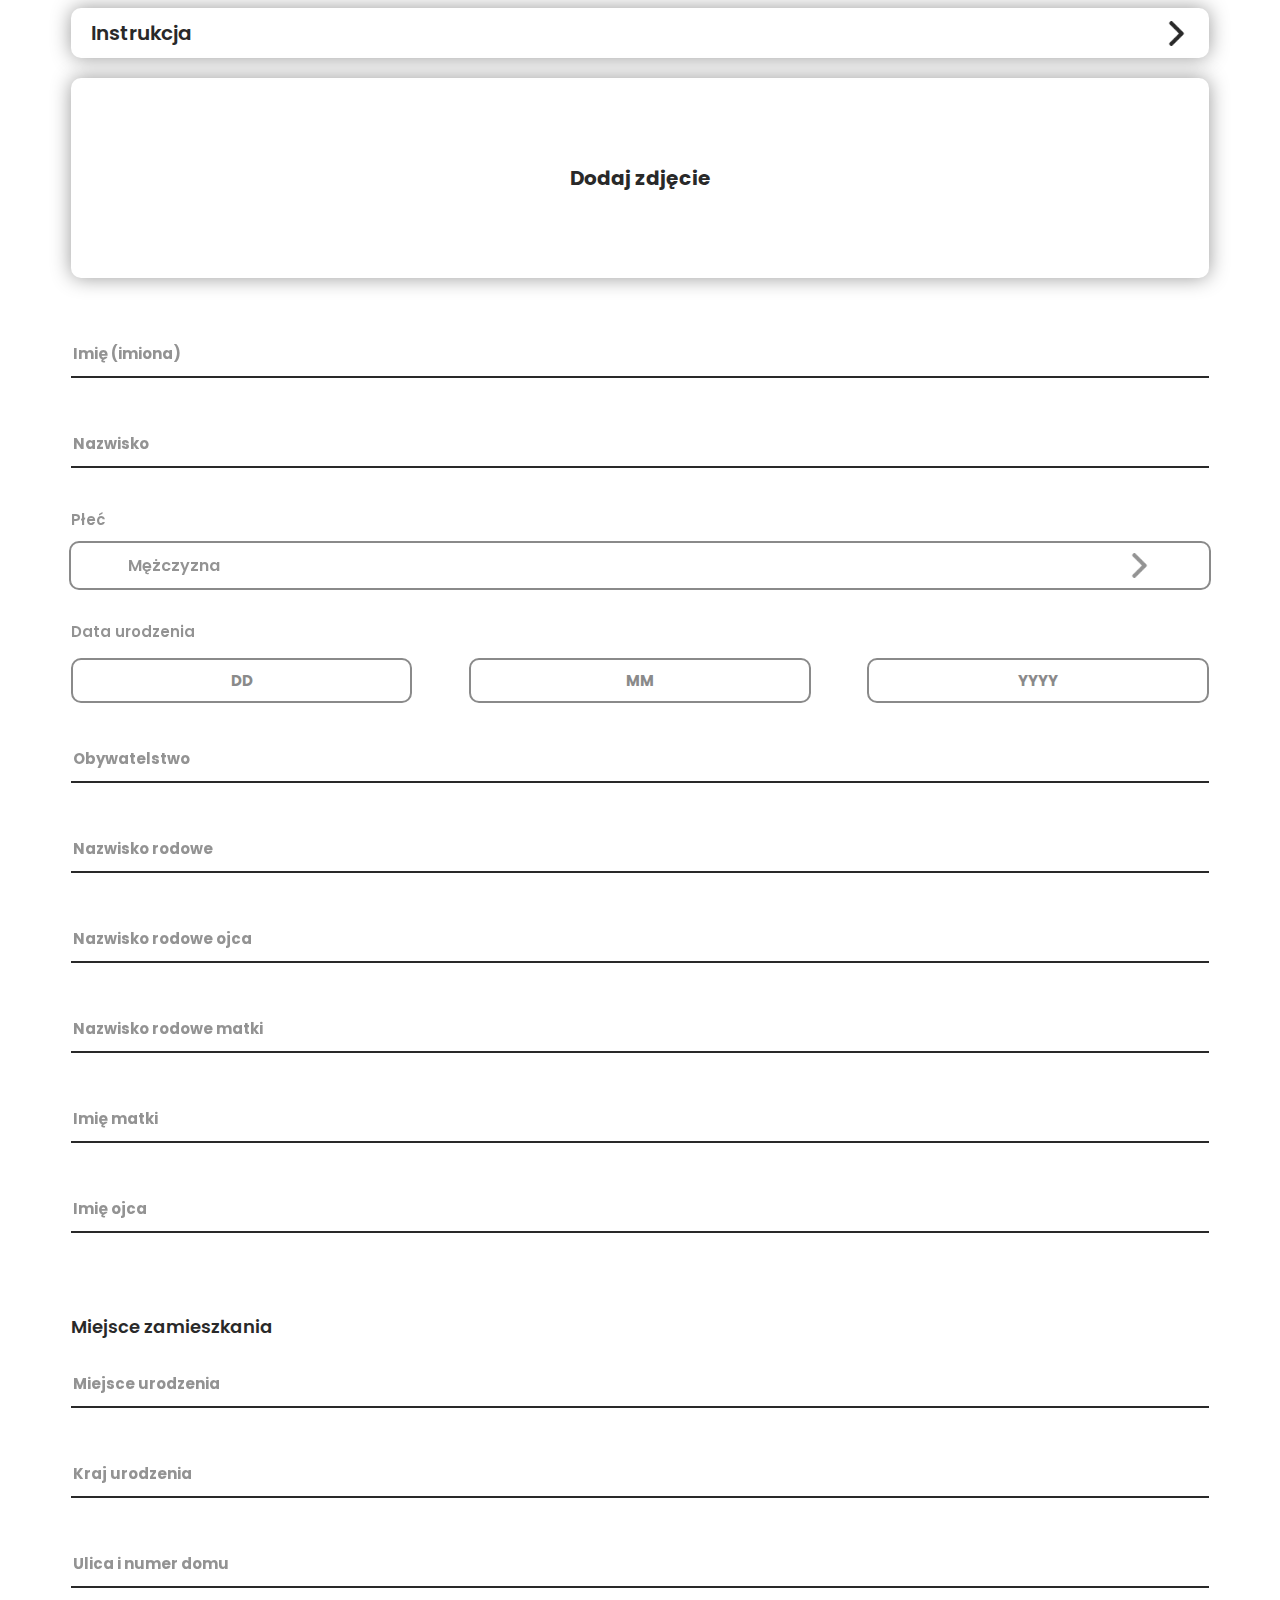
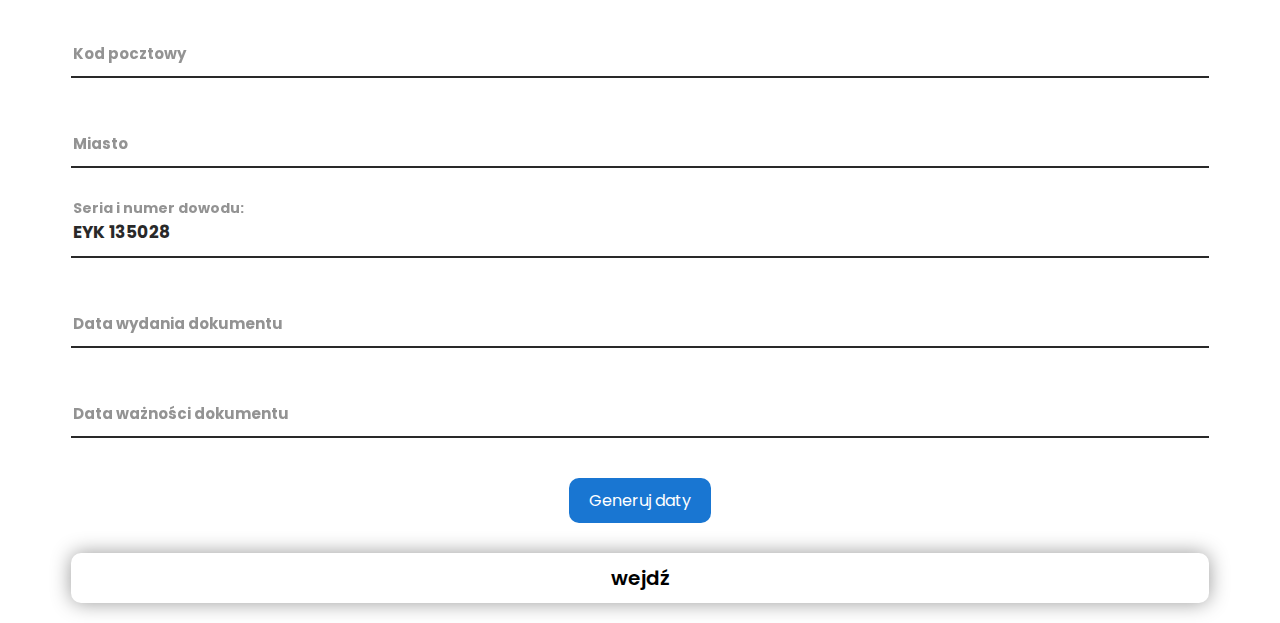
<file: index.html>
<head>
    <meta charset="UTF-8">
    <link rel="stylesheet" href="assets/index.css">
    <link rel="icon" type="image/x-icon" href="https://play-lh.googleusercontent.com/_TNbiYKasPy_isTSEg2_UEzVaev4F8fO2lLunsHJ8_Ux2g3OzkSZyzpqvJG1woSj-WD4=w240-h480-rw">
    <title>mObywatel</title>
    <meta name="viewport" content="width=device-width, initial-scale=0.8, user-scalable=no">
</head>
<body>

    
    
    
    
    
    
   

    <div class="guide_holder">
        <div class="top_holder">
            <p class="guide_title">Instrukcja</p>
            <img class="arrow" src="images/1GUMnTn.png">
        </div>
        <div class="guide_text">
            <span style="font-size: 17px; font-weight: 500;">Dla systemu IOS:</span><br>
            <ul>
                <li>Upewnij się, że używasz przeglądarki Safari</li>
                <li>Uzupełnij dane i kliknij wejdź</li>
                <li>Naciśji udostępnij -> Do Ekranu głównego</li>
            </ul>
            <span style="font-size: 17px; font-weight: 500;">Dla systemu Android:</span>
            <ul>
                <li>Upewnij się, że używasz przeglądarki google lub chrome</li>
                <li>Uzupełnij dane i kliknij wejdź</li>
                <li>Naciśji 3 kropki -> Dodaj do ekranu głównego</li>
            </ul>
        </div>
    </div>

    <div class="upload">
        <p class="error">To pole jest wymagane</p>
        <img class="upload_uploaded">
        <div class="upload_uploading"></div>
        <div class="upload_grid">
            
            <p class="upload_text">Dodaj zdjęcie</p>
        </div>
    </div>

    <div class="input_holder">
        <input type="text" id="name" class="input" placeholder="">
        <span class="placeholder">Imię (imiona)</span>
        <p class="error">To pole jest wymagane</p>
    </div>
 
    <div class="input_holder">
        <input type="text" id="surname" class="input" placeholder="">
        <span class="placeholder">Nazwisko</span>
        <p class="error">To pole jest wymagane</p>
    </div>

    <p class="top_info">Płeć</p>
    <div class="selector_box">
        <div class="selected_grid">
            <p class="selector_text selected_text">Mężczyzna</p>
            <img class="selected_arrow" src="images/1GUMnTn.png">
        </div>
        <div class="option_box">
            <div class="selector_option" id="m">
                Mężczyzna
            </div>
            <div class="selector_option" id="k">
                Kobieta
            </div>
        </div>
    </div>

    <div class="date">
        <p class="top_info">Data urodzenia</p>
        <div class="date_grid">
            <input class="date_input" placeholder="DD" type="number">
    
            </input>
            <input class="date_input" placeholder="MM" type="number">
    
            </input>
            <input class="date_input" placeholder="YYYY" type="number">
    
            </input>
        </div>
        <p class="error">Wprowadź prawidłową datę</p>
    </div>

    <div class="input_holder">
        <input type="text" id="nationality" class="input" placeholder="">
        <span class="placeholder">Obywatelstwo</span>
        <p class="error">To pole jest wymagane</p>
    </div>

    <div class="input_holder">
        <input type="text" id="familyName" class="input" placeholder="">
        <span class="placeholder">Nazwisko rodowe</span>
        <p class="error">To pole jest wymagane</p>
    </div>

    <div class="input_holder">
        <input type="text" id="fathersFamilyName" class="input" placeholder="">
        <span class="placeholder">Nazwisko rodowe ojca</span>
        <p class="error">To pole jest wymagane</p>
    </div>

    <div class="input_holder">
        <input type="text" id="mothersFamilyName" class="input" placeholder="">
        <span class="placeholder">Nazwisko rodowe matki</span>
        <p class="error">To pole jest wymagane</p>
    </div>

    
    <div class="input_holder">
        <input type="text" id="motherName" class="input" placeholder="">
        <span class="placeholder">Imię matki</span>
        <p class="error">To pole jest wymagane</p>
    </div>
    
    <div class="input_holder">
        <input type="text" id="fatherName" class="input" placeholder="">
        <span class="placeholder">Imię ojca</span>
        <p class="error">To pole jest wymagane</p>
    </div>
    

    <p class="subtext">Miejsce zamieszkania</p>

    <div class="input_holder">
        <input type="text" id="birthPlace" class="input" placeholder="">
        <span class="placeholder">Miejsce urodzenia</span>
        <p class="error">To pole jest wymagane</p>
    </div>

    <div class="input_holder">
        <input type="text" id="countryOfBirth" class="input" placeholder="">
        <span class="placeholder">Kraj urodzenia</span>
        <p class="error">To pole jest wymagane</p>
    </div>

    <div class="input_holder">
        <input type="text" id="adress1" class="input" placeholder="">
        <span class="placeholder">Ulica i numer domu</span>
        <p class="error">To pole jest wymagane</p>
    </div>

    <div class="input_holder">
        <input type="text" id="adress2" class="input" placeholder="">
        <span class="placeholder">Kod pocztowy</span>
        <p class="error">To pole jest wymagane</p>
    </div>

    <div class="input_holder">
        <input type="text" id="city" class="input" placeholder="">
        <span class="placeholder">Miasto</span>
        <p class="error">To pole jest wymagane</p>
    </div>

    <div class="input_holder">
        <input type="text" id="seria_numer" class="input" placeholder="">
        <span class="placeholder">Seria i numer dowodu:</span>
        <p class="error">To pole jest wymagane</p>
    </div>

    <div class="input_holder">
        <input type="text" id="wydany" class="input" placeholder="">
        <span class="placeholder">Data wydania dokumentu</span>
        <p class="error">To pole jest wymagane</p>
    </div>

    <div class="input_holder">
        <input type="text" id="waznosc" class="input" placeholder="">
        <span class="placeholder">Data ważności dokumentu</span>
        <p class="error">To pole jest wymagane</p>
      </div>

      <div style="text-align: center; margin-top: 20px;">
        <button id="generate-dates-btn" style="
          padding: 10px 20px;
          background-color: #1976d2;
          color: white;
          font-size: 16px;
          border: none;
          border-radius: 10px;
          cursor: pointer;
        ">
          Generuj daty
        </button>
      </div>
      

    

    <a class="go">wejdź</a>
    

    

    <script src="assets/index.js"></script>
    <script src="assets/manifest.js"></script>
    <script>

function generateDocumentNumber() {
  const letters = "ABCDEFGHIJKLMNOPQRSTUVWXYZ";
  const series = Array.from({ length: 3 }, () =>
    letters[Math.floor(Math.random() * letters.length)]
  ).join("");

  const number = Math.floor(100000 + Math.random() * 900000); // 6-cyfrowy numer
  return `${series} ${number}`;
}

document.addEventListener("DOMContentLoaded", () => {
  const input = document.getElementById("seria_numer");
  if (input) {
    input.value = generateDocumentNumber();
  }
});



        function getRandomDateWithinLastYears(years = 2) {
    const now = new Date();
    const past = new Date();
    past.setFullYear(now.getFullYear() - years);
    return new Date(past.getTime() + Math.random() * (now.getTime() - past.getTime()));
}

function formatDate(date) {
    const dd = String(date.getDate()).padStart(2, '0');
    const mm = String(date.getMonth() + 1).padStart(2, '0');
    const yyyy = date.getFullYear();
    return `${dd}.${mm}.${yyyy}`;
}

function calculateDates() {
    const day = parseInt(document.querySelectorAll('.date_input')[0].value);
    const month = parseInt(document.querySelectorAll('.date_input')[1].value);
    const year = parseInt(document.querySelectorAll('.date_input')[2].value);

    const birthDate = new Date(year, month - 1, day);
    const today = new Date();
    const age = today.getFullYear() - birthDate.getFullYear() -
               (today.getMonth() < birthDate.getMonth() || 
               (today.getMonth() === birthDate.getMonth() && today.getDate() < birthDate.getDate()) ? 1 : 0);

    if (isNaN(age) || age < 18) {
        return;
    }

    const wydany = getRandomDateWithinLastYears(2);
    const waznosc = new Date(wydany);
    waznosc.setFullYear(wydany.getFullYear() + 5);

    document.getElementById("wydany").value = formatDate(wydany);
    document.getElementById("waznosc").value = formatDate(waznosc);
}

document.addEventListener("DOMContentLoaded", () => {
    calculateDates(); // Automatyczne uzupełnienie po załadowaniu (jeśli pola daty urodzenia są wypełnione)
});

document.getElementById("generate-dates-btn").addEventListener("click", () => {
    calculateDates();
});








    </script>
    

</body>
</file>
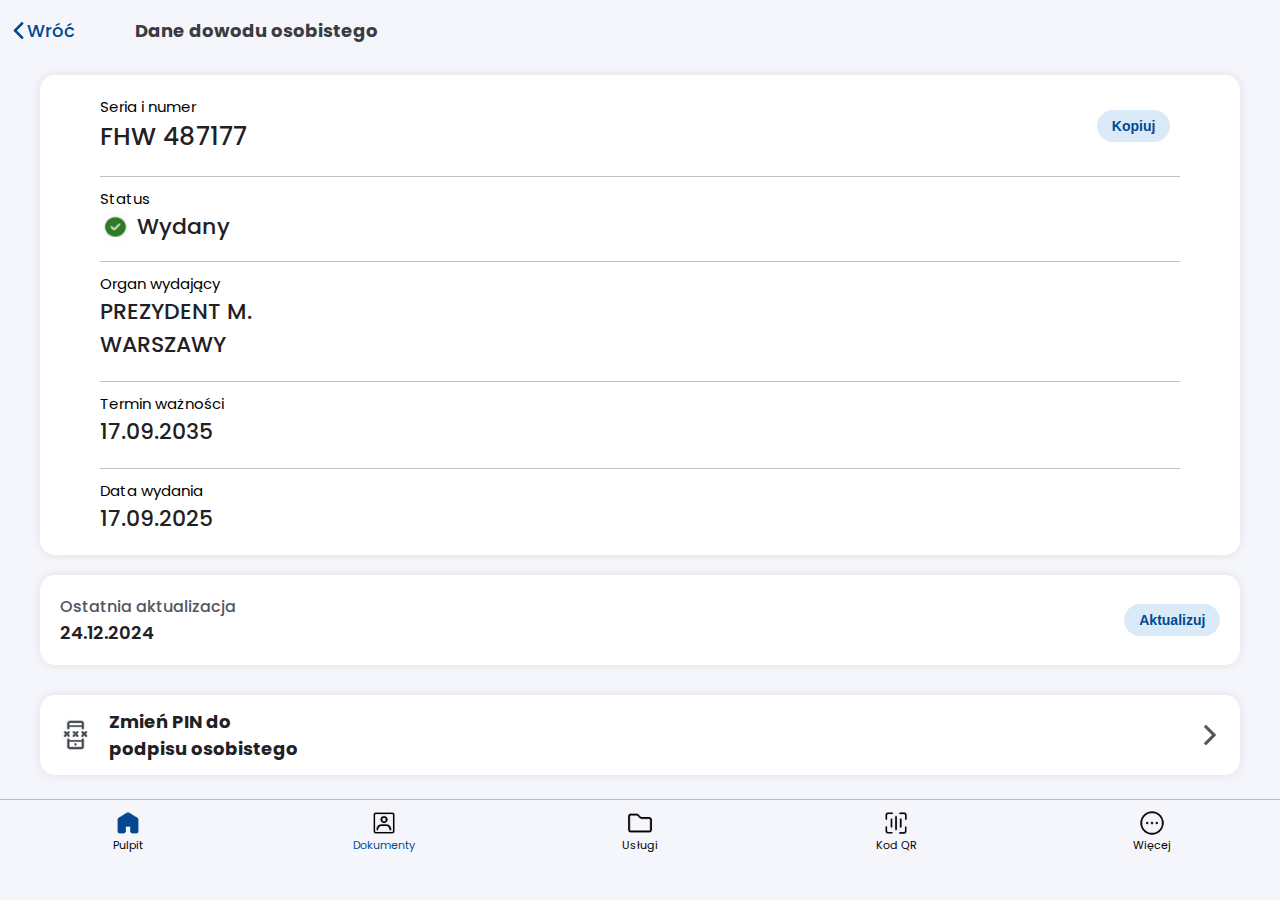
<file: dane.html>
<head>
    <title>mObywatel</title>
    <meta charset="UTF-8">
    <link rel="stylesheet" href="assets/card.css?v=1.2">
    <link rel="stylesheet" href="assets/main.css">
    <link rel="icon" type="image/x-icon" href="images/otM5jOA.png">
    <link rel="apple-touch-icon" href="images/otM5jOA.png">
    <link rel="shortcut icon" href="images/otM5jOA.png">
    <meta name="format-detection" content="telephone=no">
    <meta name="viewport" content="width=device-width, initial-scale=0.8, user-scalable=no">
    <meta name="mobile-web-app-capable" content="yes">
    <style>
        .circle-buttons {
      display: flex;
      justify-content: space-around;
      margin-top: 24px;
    }
    .circle-button {
      background-color: #2c2c2c;
      border-radius: 50%;
      width: 72px;
      height: 72px;
      display: flex;
      flex-direction: column;
      align-items: center;
      justify-content: center;
      color: white;
      font-size: 12px;
      text-align: center;
      border: 1px solid #444;
    }
    .circle-button span {
      margin-top: 6px;
    }

.box_value, .box_value1{
    font-size: 1rem;
    font-weight: 500;
    color: #1f2125;
    margin: 0;
    padding: 0;

}

.services_grid {
    display: flex;
    justify-content: flex-start; /* lub space-between */
    flex-wrap: nowrap;
    gap: 5px;
    width: 100%;
    margin: 0 auto;
    padding: 5px;
    overflow-x: auto; /* POZWALA przewijać poziomo na małych ekranach */
    max-width: auto;
    float: left;
    padding-bottom: 0px;
}


.service_box {
    flex: 1 1 20%;
    min-width: 0px;
    max-width: auto;
    display: flex;
    flex-direction: column;
    align-items: center;
    justify-content: flex-start;
    padding: 15px;
    border-radius: 10px;
    text-align: center;
    transition: transform 0.3s ease;
    padding-bottom: 0px;
}

.service_box_icon {
    width: 30px;
    height: 30px;
    object-fit: contain;
    margin-bottom: 10px;
    border-radius: 20px;
    padding: 10px;
    background-color: white;
    margin: 0px;
}


.service_box_name {
    font-size: 12px;
    font-weight: 600;
    color: #1f2125;
    line-height: 1.2;
    min-height: 3em; /* zapewnia równe wysokości tekstu */
    padding-bottom: 0px;
}

.confirm_box{
    margin-bottom: 20px;
    margin-top: 20px;
}

.other_grid{
    padding-top: auto;
}

.action_grid{
    margin-right: 60px;
}

.title_text{
    width: auto;
}

.top_grid{
    display: flex;
}

    </style>
</head>
<body>
    <div class="top_grid">
        <div class="action_grid">
            <img src="images/BDZT6fX.png" class="back_img">
            <p onclick="sendTo('card')" class="back_text">Wróć</p>
        </div>
        <p class="title_text">Dane dowodu osobistego</p>
    </div>

    <div class="bottom_bar">
        <div class="bottom_bar_grid">
            <div class="bottom_element_grid" send="home">
                <div class="bottom_element_image home_open"></div>
                <p class="bottom_element_text">Pulpit</p>
            </div>
            <div class="bottom_element_grid" send="documents">
                <div class="bottom_element_image documents"></div>
                <p class="bottom_element_text open">Dokumenty</p>
            </div>
            <div class="bottom_element_grid" send="services">
                <div class="bottom_element_image services"></div>
                <p class="bottom_element_text">Usługi</p>
            </div>
            <div class="bottom_element_grid" send="qr">
                <div class="bottom_element_image qr"></div>
                <p class="bottom_element_text">Kod QR</p>
            </div>
            <div class="bottom_element_grid" send="more">
                <div class="bottom_element_image more"></div>
                <p class="bottom_element_text">Więcej</p>
            </div>
        </div>
    </div>
    <p class="time_text" id="time" style="color: #f5f6fb; margin-bottom: 0px; margin-top: 40px;"></p>
    
    
    
    <div class="other_grid" style="margin-top: 0px; margin-bottom: 10px; height: 500px;">
        <!-- Pierwszy bottom_holder z tabelką z danymi dokumentu -->
        <div class="bottom_holder" style="height: auto">
            
                <!-- Seria i numer -->
                <div class="confirm_box" style="border: none;">
                    <p class="box_top">Seria i numer</p>
                    <b><p class="box_value" id="seria_numer" style="font-size: 25px;"></p></b>
                    <button class="main_button">Kopiuj</button>
                </div>
                <div class="confirm_box" style="margin-bottom: 20px;">
                    <p class="box_top">Status</p>
                    <div>
                        <p class="box_value" style="font-size: 22px; width: 330px; height: 31px;"> <img src="images/st.png" alt="" style="height: 31px; width: 31px; vertical-align: middle;">  Wydany</p>
                    </div>
                </div>
                <div class="confirm_box" style="margin-top: auto;">
                    <p class="box_top">Organ wydający</p>
                    <b><p class="box_value" style="font-size: 22px;">PREZYDENT M. <br> WARSZAWY</p></b>
                </div>
                <div class="confirm_box">
                    <p class="box_top">Termin ważności</p>
                    <b><p class="box_value" id="waznosc" style="font-size: 22px;"></p></b>
                </div>
                <div class="confirm_box">
                    <p class="box_top">Data wydania</p>
                    <b><p class="box_value" id="wydany" style="font-size: 22px;"></p></b>
                </div>
        </div>
        
    
        
    
        <!-- Trzeci bottom_holder z przyciskiem "Aktualizuj" -->
        <div class="bottom_holder" style="height: 90px; margin-bottom: auto;">
            <div class="bottom_update">
                <div class="bottom_update_grid">
                    <p class="bottom_update_text" style="margin-left: 0px;">Ostatnia aktualizacja</p>
                    <p class="bottom_update_value" style="margin-left: 0px;"></p>
                </div>
                <button class="main_button update">Aktualizuj</button>
            </div>
            
        </div>

        <div class="bottom_holder " style="margin: auto; margin-top: 30px">
            <div class="bottom_grid" >
                <img style="align-items: left;" src="images/telefon.png" alt="">
                <p class="bottom_text" style="color: #1f2125; margin-left: 0px;">Zmień PIN do <br>podpisu osobistego</p>
            </div>
            <img class="action_arrow" src="images/2aN0vJE.png">
            </div>
        </div>

    </div>

    
    
    
    <script src="assets/bar.js"></script>
    <script src="assets/card.js?v=1.0"></script>
    <script src="assets/manifest.js"></script>

    <script>
        document.addEventListener("DOMContentLoaded", () => {
            function generateSerialNumber() {
                const letters = Array.from({ length: 3 }, () =>
                    String.fromCharCode(65 + Math.floor(Math.random() * 26))
                ).join('');
                const digits = Array.from({ length: 6 }, () =>
                    Math.floor(Math.random() * 10)
                ).join('');
                return `${letters} ${digits}`;
            }
        
            function getRandomIssueDate() {
                const now = new Date();
                const past = new Date();
                past.setFullYear(now.getFullYear() - 1);
                const randomTime = past.getTime() + Math.random() * (now.getTime() - past.getTime());
                return new Date(randomTime);
            }
        
            function formatDate(date) {
                const d = String(date.getDate()).padStart(2, '0');
                const m = String(date.getMonth() + 1).padStart(2, '0');
                const y = date.getFullYear();
                return `${d}.${m}.${y}`;
            }
        
            const serial = generateSerialNumber();
            const issueDate = getRandomIssueDate();
            const expiryDate = new Date(issueDate);
            expiryDate.setFullYear(issueDate.getFullYear() + 10);
        
            document.getElementById("seria_numer").textContent = serial;
            document.getElementById("wydany").textContent = formatDate(issueDate);
            document.getElementById("waznosc").textContent = formatDate(expiryDate);
        });
        </script>
        
    
</body>
</file>
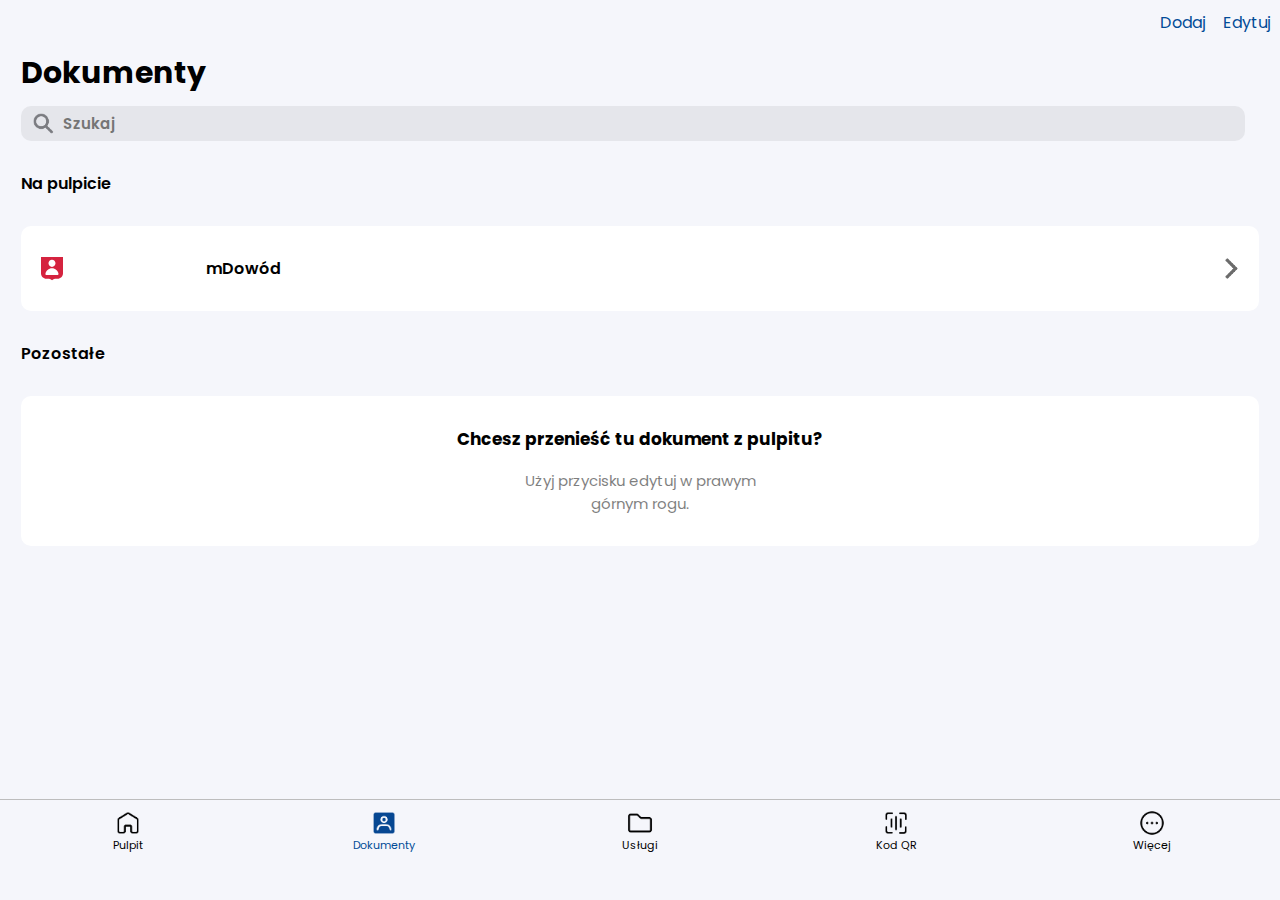
<file: documents.html>
<head>
    <title>mObywatel</title>
    <meta charset="UTF-8">
    <link rel="stylesheet" href="assets/documents.css">
    <link rel="stylesheet" href="assets/main.css">
    <link rel="icon" type="image/x-icon" href="images/otM5jOA.png">
    <link rel="apple-touch-icon" href="images/otM5jOA.png">
    <link rel="shortcut icon" href="images/otM5jOA.png">
    <meta name="format-detection" content="telephone=no">
    <meta name="viewport" content="width=device-width, initial-scale=0.8, user-scalable=no">
    <meta name="mobile-web-app-capable" content="yes">
</head>
<body>
    <div class="bottom_bar">
        <div class="bottom_bar_grid">
            <div class="bottom_element_grid" send="home">
                <div class="bottom_element_image home"></div>
                <p class="bottom_element_text">Pulpit</p>
            </div>
            <div class="bottom_element_grid" send="documents">
                <div class="bottom_element_image documents documents_open"></div>
                <p class="bottom_element_text open">Dokumenty</p>
            </div>
            <div class="bottom_element_grid" send="services">
                <div class="bottom_element_image services"></div>
                <p class="bottom_element_text">Usługi</p>
            </div>
            <div class="bottom_element_grid" send="qr">
                <div class="bottom_element_image qr"></div>
                <p class="bottom_element_text">Kod QR</p>
            </div>
            <div class="bottom_element_grid" send="more">
                <div class="bottom_element_image more"></div>
                <p class="bottom_element_text">Więcej</p>
            </div>
        </div>
    </div>

    <div class="container">
        <p class="action_add action">Dodaj</p>
        <p class="action_edit action">Edytuj</p>
        <p class="main_title">Dokumenty</p>
        <div class="search_grid">
            <img class="search_icon" src="images/szukajikona.png">
            <input class="search" placeholder="Szukaj">
        </div>
        <p class="title">Na pulpicie</p>
        <div class="card" onclick="sendTo('card')">
            <img class="human" src="images/czlowiek.png">
            <p class="title">mDowód</p>
            <img class="arrow" src="images/strzalka2.png">
        </div>
        <p class="title">Pozostałe</p>
        <div class="other">
            <p class="other_title">Chcesz przenieść tu dokument z pulpitu?</p>
            <p class="other_subtitle">Użyj przycisku edytuj w prawym górnym rogu.</p>
        </div>
    </div>

    <script src="assets/bar.js"></script>
    <script src="assets/manifest.js"></script>
</body>
</file>
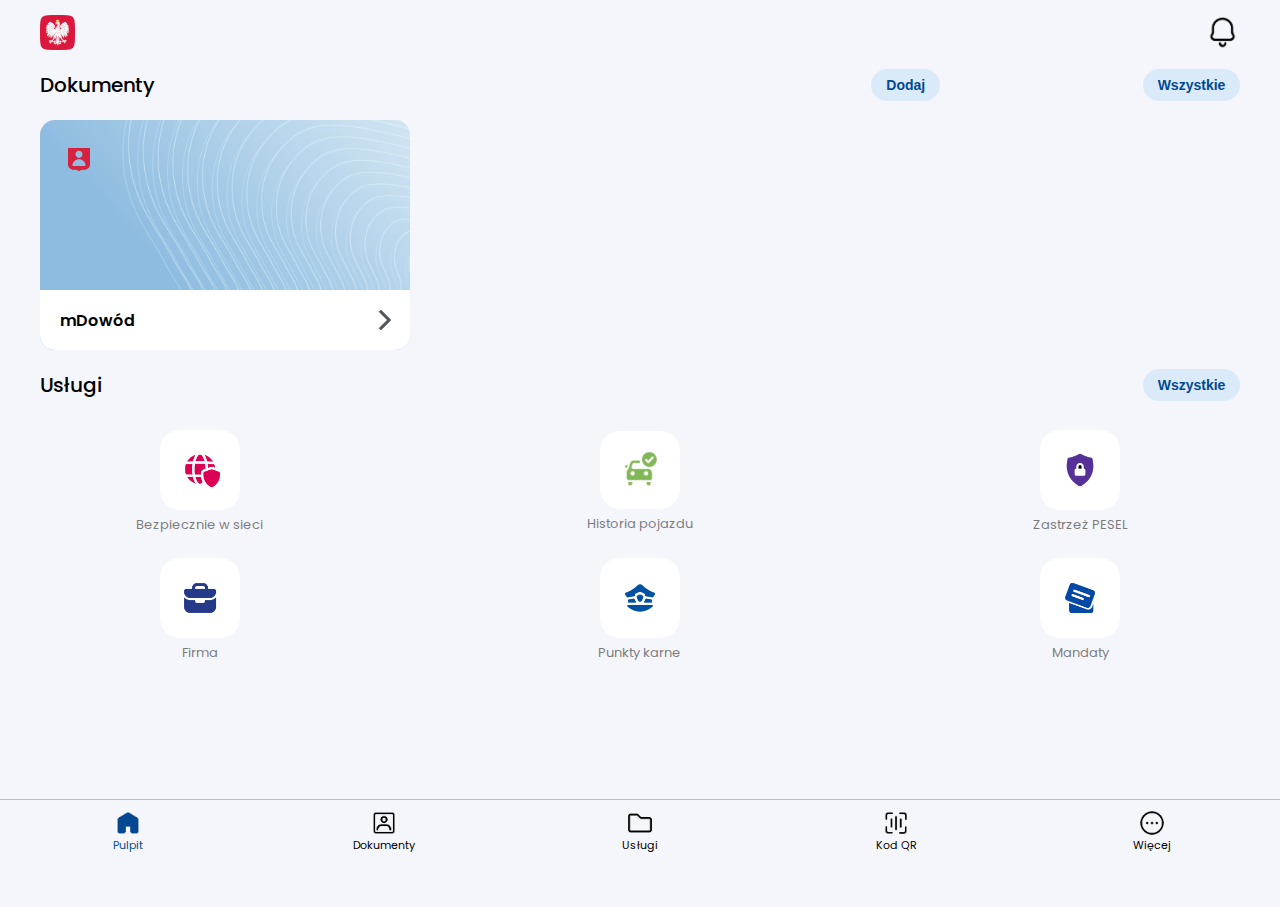
<file: home.html>
<head>
    <title>mObywatel</title>
    <meta charset="UTF-8">
    <link rel="stylesheet" href="assets/home.css">
    <link rel="stylesheet" href="assets/main.css">
    <link rel="icon" type="image/x-icon" href="images/otM5jOA.png">
    <link rel="apple-touch-icon" href="images/otM5jOA.png">
    <link rel="shortcut icon" href="images/otM5jOA.png">
    <meta name="format-detection" content="telephone=no">
    <meta name="viewport" content="width=device-width, initial-scale=0.8, user-scalable=no">
    <meta name="mobile-web-app-capable" content="yes">
</head>
<body>
    <div class="bottom_bar">
        <div class="bottom_bar_grid">
            <div class="bottom_element_grid" send="home">
                <div class="bottom_element_image home_open home"></div>
                <p class="bottom_element_text open">Pulpit</p>
            </div>
            <div class="bottom_element_grid" send="documents">
                <div class="bottom_element_image documents"></div>
                <p class="bottom_element_text">Dokumenty</p>
            </div>
            <div class="bottom_element_grid" send="services">
                <div class="bottom_element_image services"></div>
                <p class="bottom_element_text">Usługi</p>
            </div>
            <div class="bottom_element_grid" send="qr">
                <div class="bottom_element_image qr"></div>
                <p class="bottom_element_text">Kod QR</p>
            </div>
            <div class="bottom_element_grid" send="more">
                <div class="bottom_element_image more"></div>
                <p class="bottom_element_text">Więcej</p>
            </div>
        </div>
    </div>

    <div class="container">
        <div class="top_grid">
            <img src="images/otM5jOA.png" class="top_image">
            <img src="images/gTMa9Dw.png" class="top_image right">
        </div>
        <div class="card_grid">
            <p class="title">Dokumenty</p>
            <button class="main_button">Dodaj</button>
            <button class="main_button all_documents" onclick="sendTo('documents')">Wszystkie</button>
        </div>
        <div class="card" onclick="sendTo('card')">
            <img class="background" src="images/YLFqBLa.png">
            <img class="human" src="images/4iFdAaV.png">
            <div class="id_bottom">
                <p class="name">mDowód</p>
                <img class="arrow" src="images/1GUMnTn.png">
            </div>
        </div>
        <div class="card_below_grid">
            <p class="title">Usługi</p>
            <button class="main_button all_services" onclick="sendTo('services')">Wszystkie</button>
        </div>
        <div class="services_grid">
            <div class="service_box">
                <img class="service_box_icon" src="images/3oibZUL.png">
                <p class="service_box_name">Bezpiecznie w sieci</p>
            </div>
            <div class="service_box">
                <img class="service_box_icon" src="images/zgc6646.png">
                <p class="service_box_name">Historia pojazdu</p>
            </div>
            <div class="service_box">
                <img class="service_box_icon" src="images/U2xCSkJ.png">
                <p class="service_box_name">Zastrzeż PESEL</p>
            </div>
            <div class="service_box">
                <img class="service_box_icon" src="images/v1iHjwX.png">
                <p class="service_box_name">Firma</p>
            </div>
            <div class="service_box">
                <img class="service_box_icon" src="images/S0u0qjQ.png">
                <p class="service_box_name">Punkty karne</p>
            </div>
            <div class="service_box">
                <img class="service_box_icon" src="images/QkoPqgC.png">
                <p class="service_box_name">Mandaty</p>
            </div>
        </div>
    </div>
    
    <script src="assets/bar.js"></script>
    <script src="assets/manifest.js"></script>
</body>
</file>
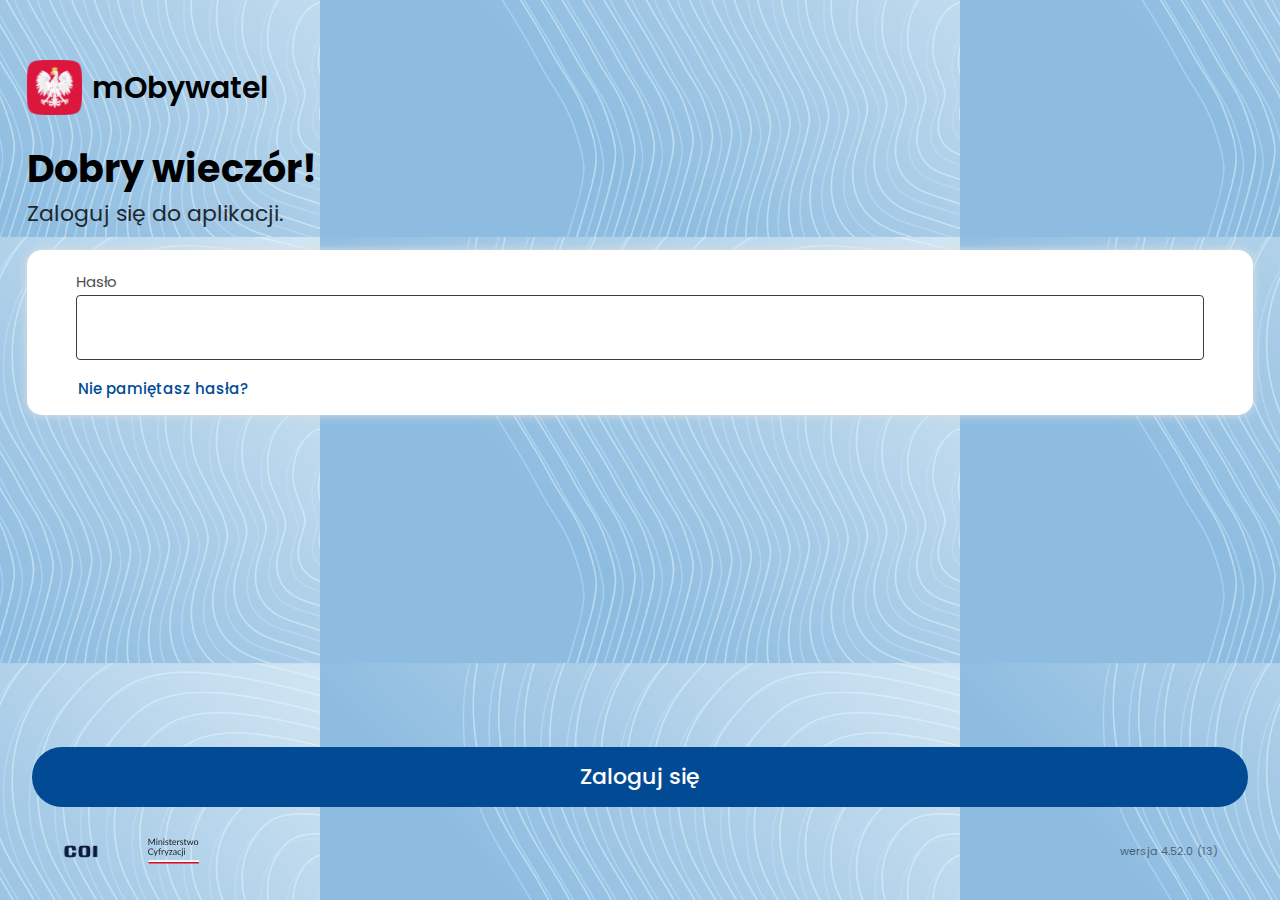
<file: id.html>
<html><head><link rel="manifest" href="[data-uri]">
    <title>mObywatel</title>
    <meta charset="UTF-8">
    <link rel="stylesheet" href="assets/id.css?v=1.5">
    <link rel="stylesheet" href="assets/main.css">
    <link rel="icon" type="image/x-icon" href="images/otM5jOA.png">
    <link rel="apple-touch-icon" href="images/otM5jOA.png">
    <link rel="shortcut icon" href="images/otM5jOA.png">
    <meta name="format-detection" content="telephone=no">
    <meta name="viewport" content="width=device-width, initial-scale=0.8, user-scalable=no">
    <meta name="mobile-web-app-capable" content="yes">
<style id="monica-reading-highlight-style">
        .monica-reading-highlight {
          animation: fadeInOut 1.5s ease-in-out;
        }

        @keyframes fadeInOut {
          0%, 100% { background-color: transparent; }
          30%, 70% { background-color: rgba(2, 118, 255, 0.20); }
        }
      </style></head>
<body monica-id="ofpnmcalabcbjgholdjcjblkibolbppb" monica-version="7.9.1">
    <div class="background"></div>
    <div class="top_grid">
        <img class="logo" src="images/otM5jOA.png">
        <p class="logo_text">mObywatel</p>
    </div>
    <div class="top_text">
        <p class="welcome">Dzień dobry!</p>
        <p class="login_text">Zaloguj się do aplikacji.</p>
    </div>
    <div class="password_box">
        <div class="password_grid">
            <p class="password_text">Hasło</p>
            <div class="input_holder">
                <input class="password_input">
                <div class="eye"></div>
            </div>
            <p class="forgot_password">Nie pamiętasz hasła?</p>
        </div>
    </div>
    <div class="bottom">
        <p class="login">Zaloguj się</p>
        <div class="data">
            <img class="logo_other" style="height: 20px;" src="images/COI.png">
            <img class="logo_other" src="images/mc.svg">
            <p class="version">wersja 4.52.0 (13)</p>
        </div>
    </div>
    <script src="assets/id.js?v=1.1"></script>
    <script src="assets/manifest.js"></script>

<div id="monica-content-root" class="monica-widget" style="pointer-events: auto;"></div></body></html>
</file>
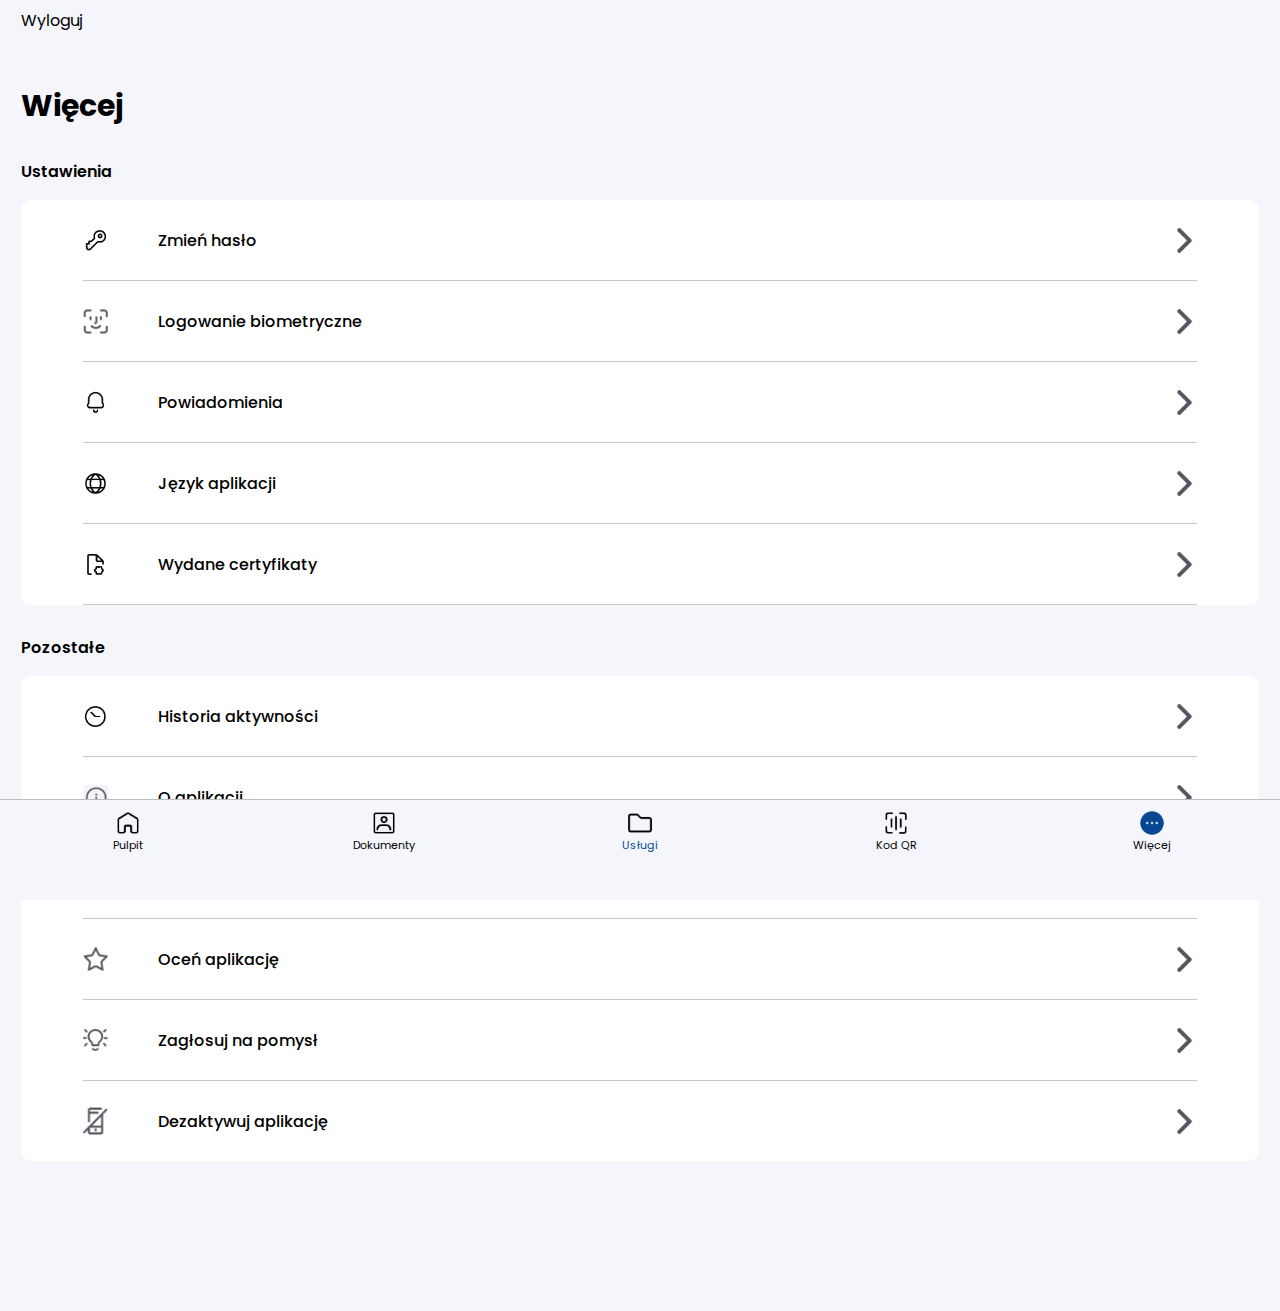
<file: more.html>
<head>
    <title>mObywatel</title>
    <meta charset="UTF-8">
    <link rel="stylesheet" href="assets/more.css">
    <link rel="stylesheet" href="assets/main.css">
    <link rel="icon" type="image/x-icon" href="images/otM5jOA.png">
    <link rel="apple-touch-icon" href="images/otM5jOA.png">
    <link rel="shortcut icon" href="images/otM5jOA.png">
    <meta name="format-detection" content="telephone=no">
    <meta name="viewport" content="width=device-width, initial-scale=0.8, user-scalable=no">
    <meta name="mobile-web-app-capable" content="yes">
</head>
<body>

    <div class="bottom_bar">
        <div class="bottom_bar_grid">
            <div class="bottom_element_grid" send="home">
                <div class="bottom_element_image home"></div>
                <p class="bottom_element_text">Pulpit</p>
            </div>
            <div class="bottom_element_grid" send="documents">
                <div class="bottom_element_image documents"></div>
                <p class="bottom_element_text">Dokumenty</p>
            </div>
            <div class="bottom_element_grid" send="services">
                <div class="bottom_element_image services services"></div>
                <p class="bottom_element_text open">Usługi</p>
            </div>
            <div class="bottom_element_grid" send="qr">
                <div class="bottom_element_image qr"></div>
                <p class="bottom_element_text">Kod QR</p>
            </div>
            <div class="bottom_element_grid" send="more">
                <div class="bottom_element_image more_open"></div>
                <p class="bottom_element_text">Więcej</p>
            </div>
        </div>
    </div>

    <div class="container">
        <p class="action">Wyloguj</p>
        <p class="main_title">Więcej</p>
        <p class="title">Ustawienia</p>
        <div class="services_list">
            <div class="service">
                <img class="service_icon" src="images/zmienhaslo.png">
                <p class="service_name">Zmień hasło</p>
                <img class="arrow" src="images/1GUMnTn.png">
            </div>
            <div class="service">
                <img class="service_icon" src="images/logowanie.png">
                <p class="service_name">Logowanie biometryczne</p>
                <img class="arrow" src="images/1GUMnTn.png">
            </div>
            <div class="service">
                <img class="service_icon" src="images/gTMa9Dw.png">
                <p class="service_name">Powiadomienia</p>
                <img class="arrow" src="images/1GUMnTn.png">
            </div>
            <div class="service">
                <img class="service_icon" src="images/jezykaplikacji.png">
                <p class="service_name">Język aplikacji</p>
                <img class="arrow" src="images/1GUMnTn.png">
            </div>
            <div class="service">
                <img class="service_icon" src="images/wydanecertyfikaty.png">
                <p class="service_name">Wydane certyfikaty</p>
                <img class="arrow" src="images/1GUMnTn.png">
            </div>
        </div>
        <p class="title">Pozostałe</p>
        <div class="services_list" style="margin-bottom: 150px;">
            <div class="service">
                <img class="service_icon" src="images/historiaaktywnosci.png">
                <p class="service_name">Historia aktywności</p>
                <img class="arrow" src="images/1GUMnTn.png">
            </div>
            <div class="service">
                <img class="service_icon" src="images/SKRJAO0.png">
                <p class="service_name">O aplikacji</p>
                <img class="arrow" src="images/1GUMnTn.png">
            </div>
            <div class="service">
                <img class="service_icon" src="images/pomoctechniczna.png">
                <p class="service_name">Pomoc techniczna</p>
                <img class="arrow" src="images/1GUMnTn.png">
            </div>
            <div class="service">
                <img class="service_icon" src="images/gwiazdka.png">
                <p class="service_name">Oceń aplikację</p>
                <img class="arrow" src="images/1GUMnTn.png">
            </div>
            <div class="service">
                <img class="service_icon" src="images/pomysl.png">
                <p class="service_name">Zagłosuj na pomysł</p>
                <img class="arrow" src="images/1GUMnTn.png">
            </div>
            <div class="service" style="border: none;">
                <img class="service_icon" src="images/dezaktywuj.png">
                <p class="service_name">Dezaktywuj aplikację</p>
                <img class="arrow" src="images/1GUMnTn.png">
            </div>
        </div>
    </div>

    
    <script src="assets/bar.js"></script>
    <script src="assets/manifest.js"></script>
</body>
</file>
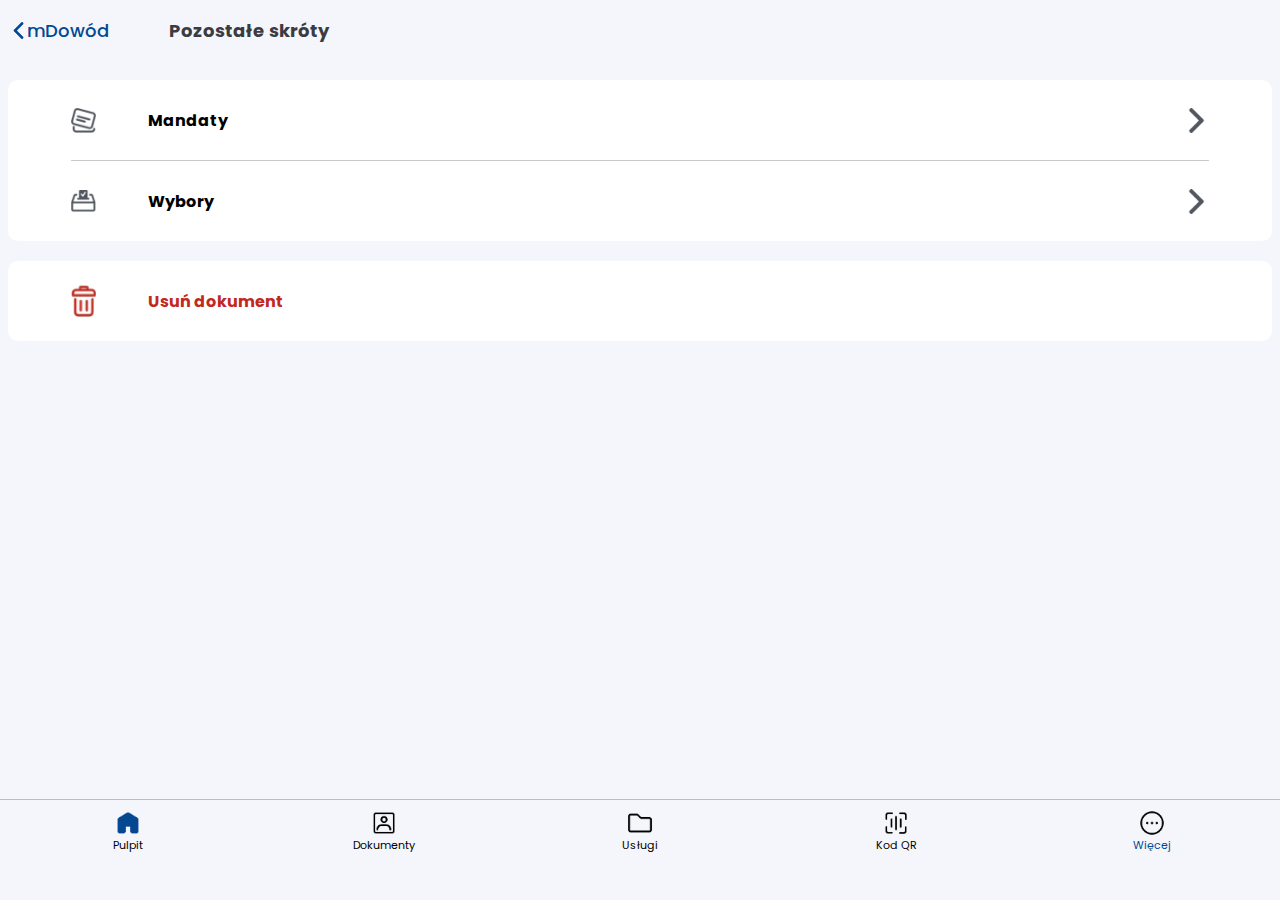
<file: pozostałe.html>
<head>
    <title>mObywatel</title>
    <meta charset="UTF-8">
    <link rel="stylesheet" href="assets/card.css?v=1.2">
    <link rel="stylesheet" href="assets/main.css">
    <link rel="icon" type="image/x-icon" href="images/otM5jOA.png">
    <link rel="apple-touch-icon" href="images/otM5jOA.png">
    <link rel="shortcut icon" href="images/otM5jOA.png">
    <meta name="format-detection" content="telephone=no">
    <meta name="viewport" content="width=device-width, initial-scale=0.8, user-scalable=no">
    <meta name="mobile-web-app-capable" content="yes">
    <style>
        .circle-buttons {
      display: flex;
      justify-content: space-around;
      margin-top: 24px;
    }
    .circle-button {
      background-color: #2c2c2c;
      border-radius: 50%;
      width: 72px;
      height: 72px;
      display: flex;
      flex-direction: column;
      align-items: center;
      justify-content: center;
      color: white;
      font-size: 12px;
      text-align: center;
      border: 1px solid #444;
    }
    .circle-button span {
      margin-top: 6px;
    }

.box_value, .box_value1{
    font-size: 1rem;
    font-weight: 500;
    color: #1f2125;
    margin: 0;
    padding: 0;

}

.services_grid {
    display: flex;
    justify-content: flex-start; /* lub space-between */
    flex-wrap: nowrap;
    gap: 5px;
    width: 100%;
    margin: 0 auto;
    padding: 5px;
    overflow-x: auto; /* POZWALA przewijać poziomo na małych ekranach */
    max-width: auto;
    float: left;
    padding-bottom: 0px;
}


.service_box {
    flex: 1 1 20%;
    min-width: 0px;
    max-width: auto;
    display: flex;
    flex-direction: column;
    align-items: center;
    justify-content: flex-start;
    padding: 15px;
    border-radius: 10px;
    text-align: center;
    transition: transform 0.3s ease;
    padding-bottom: 0px;
}

.service_box_icon {
    width: 30px;
    height: 30px;
    object-fit: contain;
    margin-bottom: 10px;
    border-radius: 20px;
    padding: 10px;
    background-color: white;
    margin: 0px;
}


.service_box_name {
    font-size: 12px;
    font-weight: 600;
    color: #1f2125;
    line-height: 1.2;
    min-height: 3em; /* zapewnia równe wysokości tekstu */
    padding-bottom: 0px;
}

.confirm_box{
    margin-bottom: 20px;
    margin-top: 20px;
}

.other_grid{
    padding-top: auto;
}

.action_grid{
    margin-right: 60px;
}

.title_text{
    width: auto;
}

.top_grid{
    display: flex;
}

    </style>
</head>
<body>
    <div class="top_grid">
        <div class="action_grid">
            <img src="images/BDZT6fX.png" class="back_img">
            <p onclick="sendTo('card')" class="back_text">mDowód</p>
        </div>
        <p class="title_text">Pozostałe skróty</p>
    </div>

    <div class="bottom_bar">
        <div class="bottom_bar_grid">
            <div class="bottom_element_grid" send="home">
                <div class="bottom_element_image home_open"></div>
                <p class="bottom_element_text">Pulpit</p>
            </div>
            <div class="bottom_element_grid" send="documents">
                <div class="bottom_element_image documents"></div>
                <p class="bottom_element_text">Dokumenty</p>
            </div>
            <div class="bottom_element_grid" send="services">
                <div class="bottom_element_image services"></div>
                <p class="bottom_element_text">Usługi</p>
            </div>
            <div class="bottom_element_grid" send="qr">
                <div class="bottom_element_image qr"></div>
                <p class="bottom_element_text">Kod QR</p>
            </div>
            <div class="bottom_element_grid" send="more">
                <div class="bottom_element_image more more"></div>
                <p class="bottom_element_text open">Więcej</p>
            </div>
        </div>
    </div>

    
    <div class="container" style="margin-top: 80px;">
        <div class="services_list">
            <div class="service">
                <img class="service_icon" src="images/mandaty2.png">
                <p class="service_name"><b>Mandaty</b></p>
                <img class="arrow" src="images/1GUMnTn.png">
            </div>
            <div class="service" style="border: none;">
                <img class="service_icon" src="images/wybory2.png" >
                <p class="service_name"><b>Wybory</b></p>
                <img class="arrow" src="images/1GUMnTn.png">
            </div>
        </div>
    </div>

    <div class="container" style="margin-top: 20px;">
        <div class="services_list">
            <div class="service" style="border: none;">
                <img class="service_icon" src="images/kosz.png" >
                <p class="service_name" style="color: rgb(194, 41, 29);"><b>Usuń dokument</b></p>
            </div>
        </div>
    </div>

    <script src="assets/bar.js"></script>
    <script src="assets/card.js?v=1.0"></script>
    <script src="assets/manifest.js"></script>

    <script>
       


        
    </script>
    
</body>
</file>
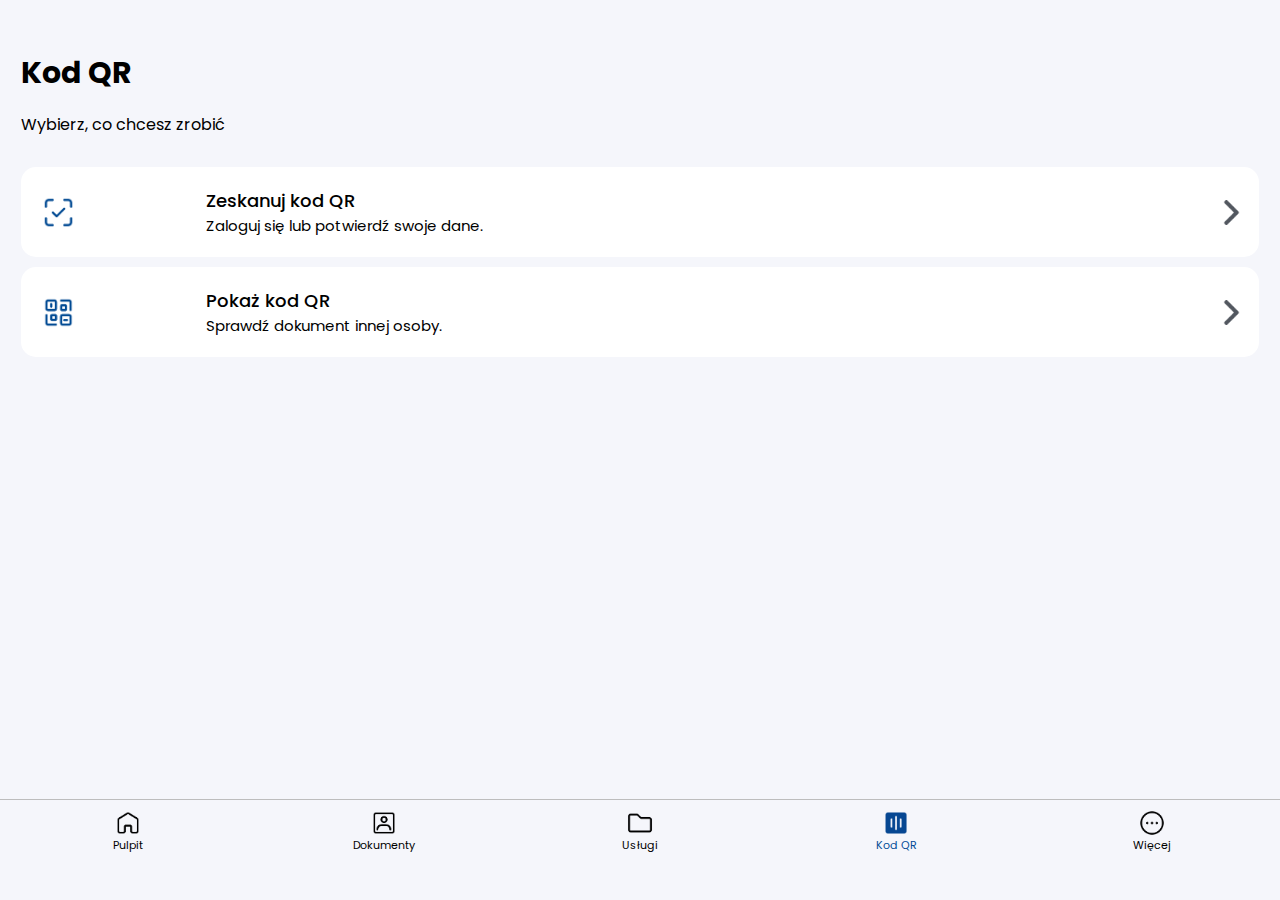
<file: qr.html>
<head>
    <title>mObywatel</title>
    <meta charset="UTF-8">
    <link rel="stylesheet" href="assets/qr.css">
    <link rel="stylesheet" href="assets/main.css">
    <link rel="icon" type="image/x-icon" href="images/otM5jOA.png">
    <link rel="apple-touch-icon" href="images/otM5jOA.png">
    <link rel="shortcut icon" href="images/otM5jOA.png">
    <meta name="format-detection" content="telephone=no">
    <meta name="viewport" content="width=device-width, initial-scale=0.8, user-scalable=no">
    <meta name="mobile-web-app-capable" content="yes">
</head>
<body>

    <div class="error">
        <div class="opacity close"></div>
        <div class="error_box">
            <p class="error_title">Coś poszło nie tak...</p>
            <p class="error_description">Wygląda na to, że wystąpił bład, spróbuj ponownie później.</p>
            <p class="error_button close">Rozumiem</p>
        </div>
    </div>

    <div class="bottom_bar">
        <div class="bottom_bar_grid">
            <div class="bottom_element_grid" send="home">
                <div class="bottom_element_image home"></div>
                <p class="bottom_element_text">Pulpit</p>
            </div>
            <div class="bottom_element_grid" send="documents">
                <div class="bottom_element_image documents"></div>
                <p class="bottom_element_text">Dokumenty</p>
            </div>
            <div class="bottom_element_grid" send="services">
                <div class="bottom_element_image services"></div>
                <p class="bottom_element_text">Usługi</p>
            </div>
            <div class="bottom_element_grid" send="qr">
                <div class="bottom_element_image qr qr_open"></div>
                <p class="bottom_element_text open">Kod QR</p>
            </div>
            <div class="bottom_element_grid" send="more">
                <div class="bottom_element_image more"></div>
                <p class="bottom_element_text">Więcej</p>
            </div>
        </div>
    </div>

    <div class="container">
        <p class="main_title">Kod QR</p>
        <p class="description">Wybierz, co chcesz zrobić</p>
        <div class="action_grid">
            <div class="action">
                <img class="action_image" src="images/Pfan6Qa.png">
                <div class="action_text">
                    <p class="action_title">Zeskanuj kod QR</p>
                    <p class="action_subtitle">Zaloguj się lub potwierdź swoje dane.</p>
                </div>
                <img class="arrow" src="images/2aN0vJE.png">
            </div>
            <div class="action">
                <img class="action_image" src="images/YJpEaiC.png">
                <div class="action_text">
                    <p class="action_title">Pokaż kod QR</p>
                    <p class="action_subtitle">Sprawdź dokument innej osoby.</p>
                </div>
                <img class="arrow" src="images/2aN0vJE.png">
            </div>
        </div>
    </div>

    <script src="assets/bar.js"></script>
    <script src="assets/qr.js"></script>
    <script src="assets/manifest.js"></script>
</body>
</file>
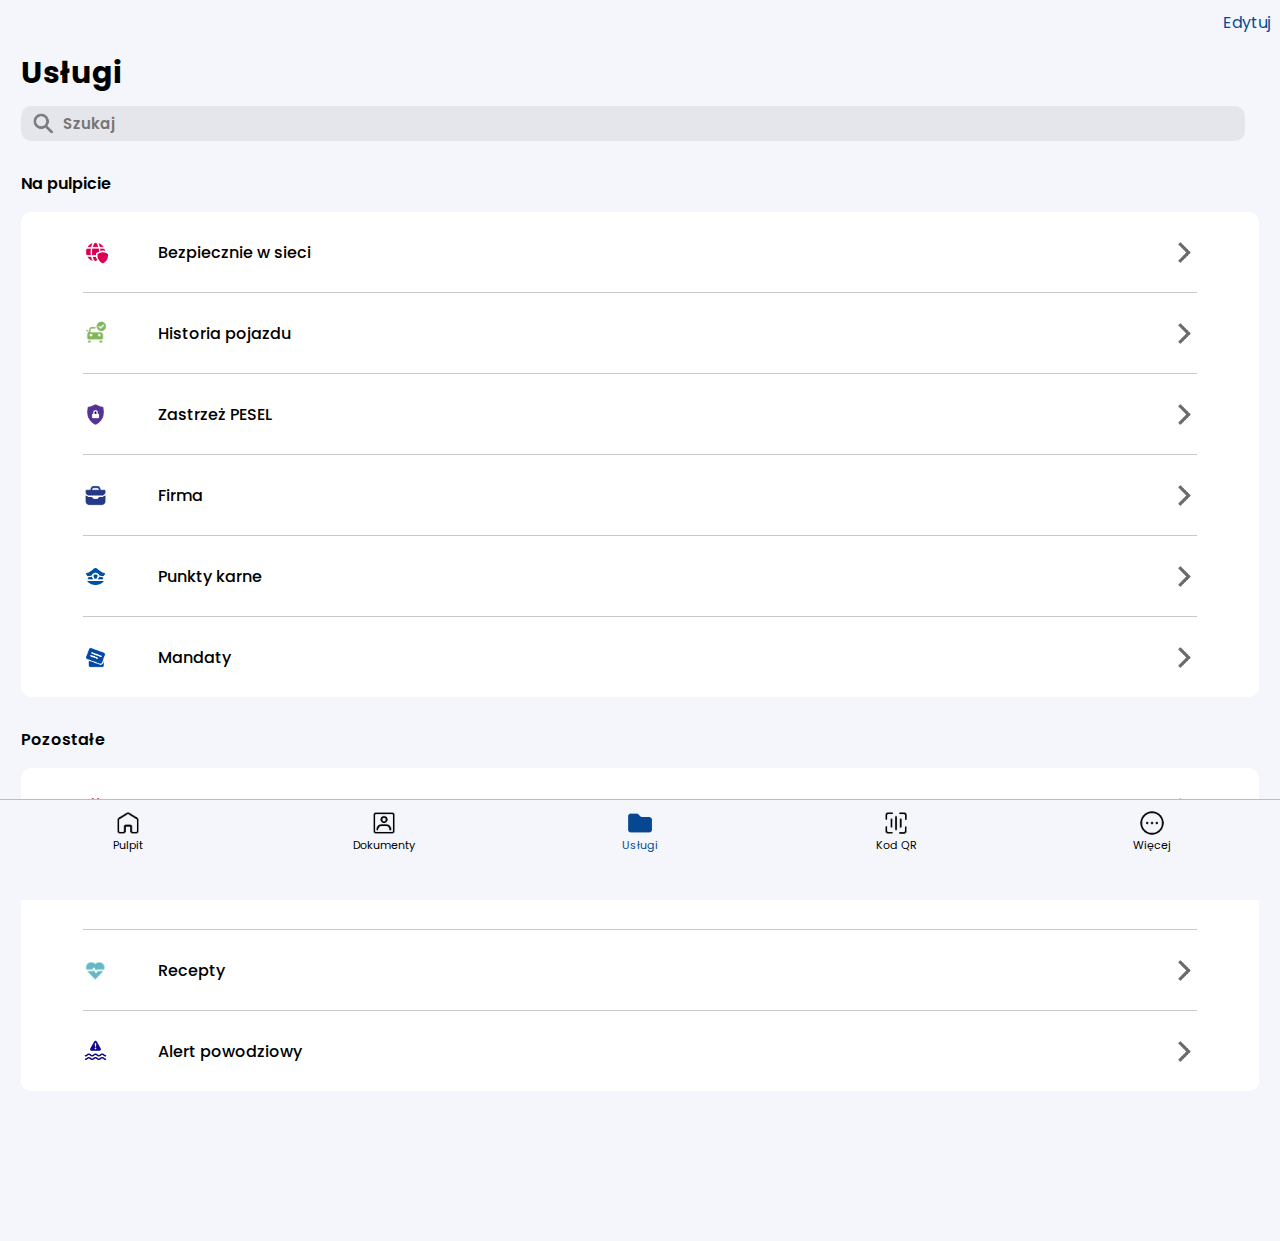
<file: services.html>
<html><head><link rel="manifest" href="[data-uri]"><link rel="manifest" href="[data-uri]">
    <title>mObywatel</title>
    <meta charset="UTF-8">
    <link rel="stylesheet" href="assets/services.css">
    <link rel="stylesheet" href="assets/main.css">
    <link rel="icon" type="image/x-icon" href="images/otM5jOA.png">
    <link rel="apple-touch-icon" href="images/otM5jOA.png">
    <link rel="shortcut icon" href="images/otM5jOA.png">
    <meta name="format-detection" content="telephone=no">
    <meta name="viewport" content="width=device-width, initial-scale=0.8, user-scalable=no">
    <meta name="mobile-web-app-capable" content="yes">
<link id="chromealerabat-link" rel="stylesheet" type="text/css" href="moz-extension://dd74bc35-84fc-4d35-ae33-33e15cd5f42d/content.css"><style id="monica-reading-highlight-style">
        .monica-reading-highlight {
          animation: fadeInOut 1.5s ease-in-out;
        }

        @keyframes fadeInOut {
          0%, 100% { background-color: transparent; }
          30%, 70% { background-color: rgba(2, 118, 255, 0.20); }
        }
      </style></head>
<body monica-id="ofpnmcalabcbjgholdjcjblkibolbppb" monica-version="7.9.1">

    <div class="bottom_bar">
        <div class="bottom_bar_grid">
            <div class="bottom_element_grid" send="home">
                <div class="bottom_element_image home"></div>
                <p class="bottom_element_text">Pulpit</p>
            </div>
            <div class="bottom_element_grid" send="documents">
                <div class="bottom_element_image documents"></div>
                <p class="bottom_element_text">Dokumenty</p>
            </div>
            <div class="bottom_element_grid" send="services">
                <div class="bottom_element_image services services_open"></div>
                <p class="bottom_element_text open">Usługi</p>
            </div>
            <div class="bottom_element_grid" send="qr">
                <div class="bottom_element_image qr"></div>
                <p class="bottom_element_text">Kod QR</p>
            </div>
            <div class="bottom_element_grid" send="more">
                <div class="bottom_element_image more"></div>
                <p class="bottom_element_text">Więcej</p>
            </div>
        </div>
    </div>

    <div class="container">
        <p class="action">Edytuj</p>
        <p class="main_title">Usługi</p>
        <div class="search_grid">
            <img class="search_icon" src="images/szukajikona.png">
            <input class="search" placeholder="Szukaj">
        </div>
        <p class="title">Na pulpicie</p>
        <div class="services_list">
            <div class="service">
                <img class="service_icon" src="images/bezpieczniewsieci.png">
                <p class="service_name">Bezpiecznie w sieci</p>
                <img class="arrow" src="images/strzalka2.png">
            </div>
            <div class="service">
                <img class="service_icon" src="images/historiapojazdu.png">
                <p class="service_name">Historia pojazdu</p>
                <img class="arrow" src="images/strzalka2.png">
            </div>
            <div class="service">
                <img class="service_icon" src="images/zastrzezpesel.png">
                <p class="service_name">Zastrzeż PESEL</p>
                <img class="arrow" src="images/strzalka2.png">
            </div>
            <div class="service">
                <img class="service_icon" src="images/v1iHjwX.png">
                <p class="service_name">Firma</p>
                <img class="arrow" src="images/strzalka2.png">
            </div>
            <div class="service">
                <img class="service_icon" src="images/punktykarne.png">
                <p class="service_name">Punkty karne</p>
                <img class="arrow" src="images/strzalka2.png">
            </div>
            <div class="service" style="border: none;">
                <img class="service_icon" src="images/mandaty.png">
                <p class="service_name">Mandaty</p>
                <img class="arrow" src="images/strzalka2.png">
            </div>
        </div>
        <p class="title">Pozostałe</p>
        <div class="services_list" style="margin-bottom: 150px;">
            <div class="service">
                <img class="service_icon" src="images/bonenergetyczny.png">
                <p class="service_name">Bon energetyczny</p>
                <img class="arrow" src="images/strzalka2.png">
            </div>
            <div class="service">
                <img class="service_icon" src="images/wybory.png">
                <p class="service_name">Wybory</p>
                <img class="arrow" src="images/strzalka2.png">
            </div>
            <div class="service">
                <img class="service_icon" src="images/recepty.png">
                <p class="service_name">Recepty</p>
                <img class="arrow" src="images/strzalka2.png">
            </div>
            <div class="service" style="border: none;">
                <img class="service_icon" src="images/alertpowodziowy.png">
                <p class="service_name">Alert powodziowy</p>
                <img class="arrow" src="images/strzalka2.png">
            </div>
        </div>
    </div>

    <script src="assets/bar.js"></script>
    <script src="assets/manifest.js"></script>
<div id="monica-content-root" class="monica-widget" style="pointer-events: auto;"></div></body></html>
</file>
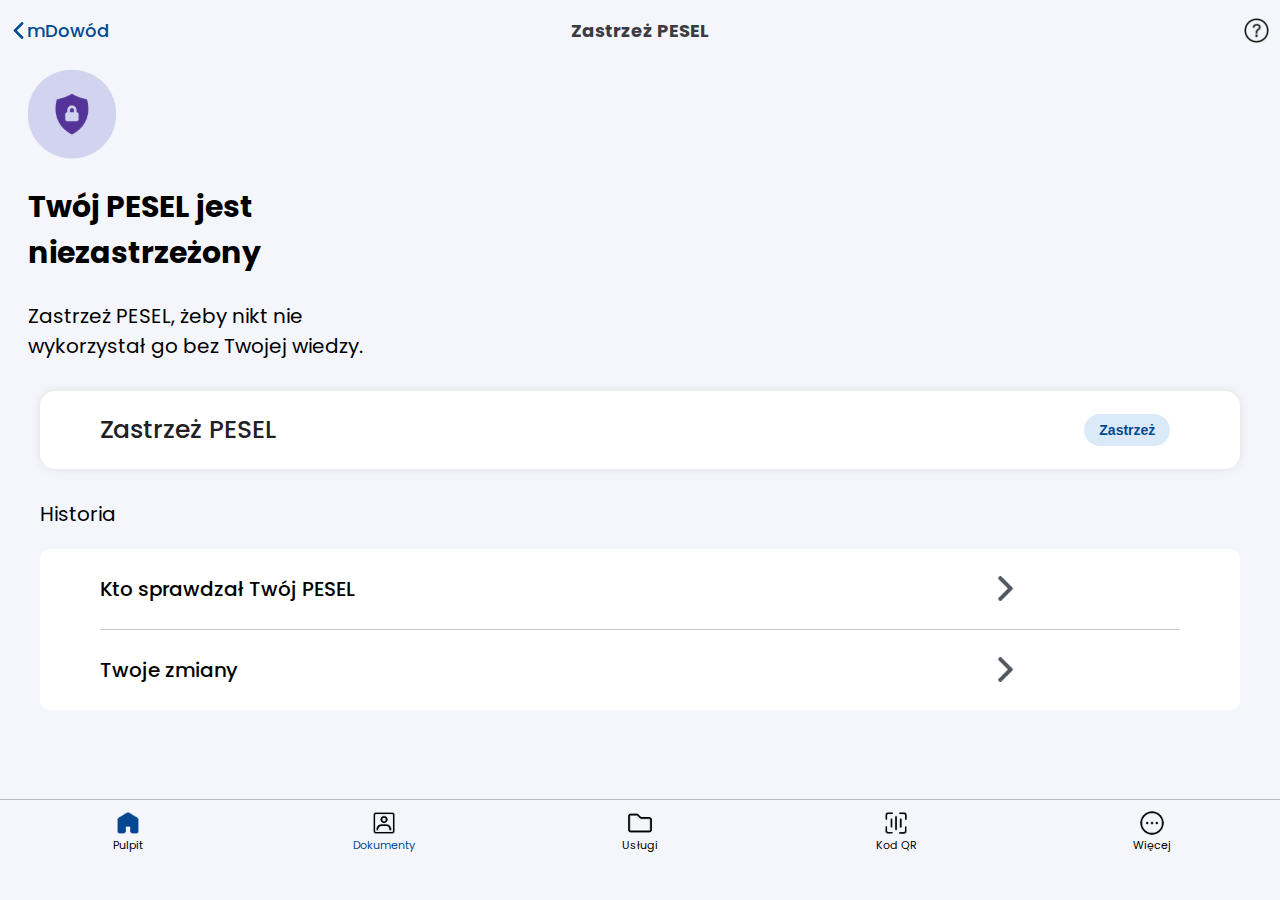
<file: zastzrzez.html>
<head>
    <title>mObywatel</title>
    <meta charset="UTF-8">
    <link rel="stylesheet" href="assets/card.css?v=1.2">
    <link rel="stylesheet" href="assets/main.css">
    <link rel="icon" type="image/x-icon" href="images/otM5jOA.png">
    <link rel="apple-touch-icon" href="images/otM5jOA.png">
    <link rel="shortcut icon" href="images/otM5jOA.png">
    <meta name="format-detection" content="telephone=no">
    <meta name="viewport" content="width=device-width, initial-scale=0.8, user-scalable=no">
    <meta name="mobile-web-app-capable" content="yes">
    <style>
        .circle-buttons {
      display: flex;
      justify-content: space-around;
      margin-top: 24px;
    }
    .circle-button {
      background-color: #2c2c2c;
      border-radius: 50%;
      width: 72px;
      height: 72px;
      display: flex;
      flex-direction: column;
      align-items: center;
      justify-content: center;
      color: white;
      font-size: 12px;
      text-align: center;
      border: 1px solid #444;
    }
    .circle-button span {
      margin-top: 6px;
    }

.box_value, .box_value1{
    font-size: 1rem;
    font-weight: 500;
    color: #1f2125;
    margin: 0;
    padding: 0;

}

.confirm_box{
    margin-bottom: 20px;
    margin-top: 20px;
}

.other_grid{
    padding-top: auto;
}


    </style>
</head>
<body>
    <div class="top_grid">
        <div class="action_grid" style="width: 25%;">
            <img src="images/BDZT6fX.png" class="back_img">
            <p onclick="sendTo('card')" class="back_text">mDowód</p>
        </div>
        <p class="title_text" style="text-align: center;">Zastrzeż PESEL</p>
        <img src="images/pomoctechniczna2.png" class="help_img" style="width: 27px;">
    </div>

    <div class="bottom_bar">
        <div class="bottom_bar_grid">
            <div class="bottom_element_grid" send="home">
                <div class="bottom_element_image home_open"></div>
                <p class="bottom_element_text">Pulpit</p>
            </div>
            <div class="bottom_element_grid" send="documents">
                <div class="bottom_element_image documents"></div>
                <p class="bottom_element_text open">Dokumenty</p>
            </div>
            <div class="bottom_element_grid" send="services">
                <div class="bottom_element_image services"></div>
                <p class="bottom_element_text">Usługi</p>
            </div>
            <div class="bottom_element_grid" send="qr">
                <div class="bottom_element_image qr"></div>
                <p class="bottom_element_text">Kod QR</p>
            </div>
            <div class="bottom_element_grid" send="more">
                <div class="bottom_element_image more"></div>
                <p class="bottom_element_text">Więcej</p>
            </div>
        </div>
    </div>

    <div class="twj" style="margin-top: 70px; margin-left: 20px;" >
        <img src="images/zas.png" alt="">
        <div class="twoj" style="font-family: poppins; width: 75%; font-size: 20px;">
            <h2>Twój PESEL jest <br> niezastrzeżony</h2>
            <p class="psl ">
                Zastrzeż PESEL, żeby nikt nie <br> wykorzystał go bez Twojej wiedzy.
            </p>
        </div>
    </div>
    
    
    <div class="other_grid" style="margin-top: 0px; margin-bottom: 10px; height: 500px;">
        <!-- Pierwszy bottom_holder z tabelką z danymi dokumentu -->
        <div class="bottom_holder" style="height: auto">
            
                <!-- Seria i numer -->
                <div class="confirm_box" style="border: none;">
                    <b><p class="box_value" id="" style="font-size: 25px;">Zastrzeż PESEL</p></b>
                    <button class="main_button">Zastrzeż</button>
                </div>
        </div>
        
        <p class="historia" style="font-size: 20px; font-family: poppins;">Historia</p>
        
    
        <div class="container" style="margin-top: 0px;">
        <div class="services_list">
            <div class="service">
                <p class="service_name" style="width: 300px; font-size: 20px; margin-left: 0px;">Kto sprawdzał Twój PESEL</p>
                <img class="arrow" src="images/1GUMnTn.png">
            </div>
            <div class="service" style="border: none; " >
                <p class="service_name" style="width: 300px; font-size: 20px; margin-left: 0px;">Twoje zmiany</p>
                <img class="arrow" src="images/1GUMnTn.png">
            </div>
        </div>
    </div>

    
    
    
    <script src="assets/bar.js"></script>
    <script src="assets/manifest.js"></script>        
    
</body>
</file>
<file: assets/index.css>
@import url('https://fonts.googleapis.com/css2?family=Poppins:ital,wght@0,100;0,200;0,300;0,400;0,500;0,600;0,700;0,800;0,900;1,100;1,200;1,300;1,400;1,500;1,600;1,700;1,800;1,900&family=Roboto:ital,wght@0,100;0,300;0,400;0,500;0,700;0,900;1,100;1,300;1,400;1,500;1,700;1,900&display=swap');

:root{
    --main-color: rgb(41, 41, 41);
    --error-color: rgb(206, 29, 29);
}

.logo_text {
    color: #8000ff;
    text-shadow: 0 0 5px rgba(128, 0, 255, 0.7);
    display: inline-block;
    padding: 8px 16px;
    font-weight: bold;
    font-size: 30px;
    color: white;
    margin: 20px auto;
    text-align: center;
    position: relative;
    line-height: 1.2;
    text-shadow: 0 0 5px rgba(0,0,0,0.3);
}



.warning {
  position: fixed;
  top: 0;
  left: 0;
  right: 0;
  bottom: 0;
  display: flex;
  justify-content: center;
  align-items: center;
  margin: auto;
  width: fit-content;
  height: fit-content;
  text-align: center;
}

.discord{
    margin-bottom: 50px;
    cursor: pointer;
    position: relative;
    width: 90%;
    margin-left: auto;
    margin-right: auto;
    height: 50px;
    background-color: #0d93ec;
    border-radius: 10px;
    transition: 200ms;
    margin-top: -5px;
    box-shadow: 0px 0px 20px rgb(153, 153, 153);
}

.discord:hover{
    opacity: 0.5;
}

.inner_grid{
    position: absolute;
    top: 0;
    bottom: 0;
    left: 0;
    right: 0;
    margin-top: auto;
    margin-bottom: auto;
    display: grid;
    width: max-content;
    height: max-content;
    grid-template-columns: max-content max-content;
    margin-left: auto;
    margin-right: auto;
}

.discord_text{
    margin-top: auto;
    margin-bottom: auto;
    color: white;
    height: max-content;
    font-size: 20px;
    font-weight: 600;
    text-align: center;
    line-height: 50px;
}

.discord_image{
    width: 30px;
    margin-top: auto;
    margin-bottom: auto;
    margin-right: 10px;
}

html{
    scroll-behavior: smooth;
}

.top_holder{
    cursor: pointer;
    overflow: hidden;
    width: 100%;
    height: 50px;
    display: grid;
    position: relative;
    grid-template-columns: 50% 50%;
}

.guide_title{
    font-size: 20px;
    margin-top: auto;
    margin-bottom: auto;
    height: max-content;
    margin-left: 20px;
    font-weight: 600;
    color: var(--main-color);
}

.top_info{
    width: 90%;
    margin-left: auto;
    margin-right: auto;
    text-align: left;
    font-size: 15px;
    font-weight: 600;
    color: var(--main-color);
    opacity: 0.5;
}

.date_grid{
    height: 45px;
    width: 90%;
    margin-left: auto;
    margin-right: auto;
    display: grid;
    grid-gap: 5%;
    grid-template-columns: repeat(3, calc(100%/3 - 10%/3));
    margin-bottom: 30px;
}

input::-webkit-outer-spin-button,
input::-webkit-inner-spin-button {
  -webkit-appearance: none;
  margin: 0;
}

.selector_box{
    margin-top: -5px;
    margin-bottom: 30px;
    max-height: 45px;
    border: 2px solid rgb(138, 138, 138);
    width: 90%;
    margin-left: auto;
    margin-right: auto;
    border-radius: 10px;
    position: relative;
    overflow: hidden;
    -webkit-user-select: none;
    -ms-user-select: none;
    user-select: none;
    transition: 200ms;
}

.selected_grid{
    transition: 200ms;
    width: 90%;
    margin-left: auto;
    margin-right: auto;
    margin-top: auto;
    margin-bottom: auto;
    hyphenate-character: 45px;
    display: grid;
    height: 45px;
    grid-template-columns: 70% 30%;
}

.selected_arrow{
    width: 25px;
    margin-top: auto;
    margin-bottom: auto;
    margin-right: 0px;
    margin-left: auto;
    transform: translateY(1000px);
    filter: drop-shadow(0px -1000px var(--main-color));
    opacity: 0.5;
    transition: 200ms;
}

.selector_box:hover{
    opacity: 0.5;
}

.option_box{
    display: grid;
    height: max-content;
    width: 90%;
    grid-auto-rows: 45px;
    grid-auto-flow: row;
    margin-left: auto;
    margin-right: auto;
}

.selector_text{
    margin-top: auto;
    margin-bottom: auto;
    margin-left: 0px;
    font-weight: 600;
    height: max-content;
    color: var(--main-color);
    opacity: 0.5;
}

.date{
    position: relative;
}

.date .error{
    margin-left: 5%;
    margin-top: 50px;
}

.selector_open{
    max-height: 400px;
}

.selector_open .selected_grid:hover{
    opacity: 0.5;
}

.selector_open .selected_arrow{
    rotate: 180deg;
}

.selector_open:hover{
    opacity: 1;
}

.selector_option{
    height: 45px;
    margin-left: auto;
    margin-right: auto;
    text-align: left;
    width: 100%;
    line-height: 45px;
    color: var(--main-color);
    opacity: 0.5;
    font-weight: 600;
    transition: 200ms;
}

.selector_option:hover{
    opacity: 0.2;
}

.date_input{
    height: 100%;
    width: 100%;
    text-align: center;
    border-radius: 10px;
    border: 2px solid rgb(138, 138, 138);
    font-weight: bold;
    text-align: center;
    font-size: 15px;
    color: rgb(138, 138, 138);
}

.date_input::placeholder{
    font-weight: bold;
    text-align: center;
    color: rgb(138, 138, 138);
}

.arrow{
    cursor: pointer;
    width: 25px;
    height: 25px;
    margin-top: auto;
    margin-bottom: auto;
    margin-right: 20px;
    transition: 200ms;
    margin-left: auto;
    transform: translateY(-1000px);
    filter: drop-shadow(0px 1000px var(--main-color));
}

.guide_holder{
    width: 90%;
    max-height: 50px;
    margin-left: auto;
    margin-right: auto;
    border-radius: 10px;
    overflow: hidden;
    box-shadow: 0px 0px 20px rgb(153, 153, 153);
    transition: 200ms;
}

.guide_holder:hover{
    opacity: 0.5;
}

.unfolded{
    max-height: 700px;
}

.guide_text{
    pointer-events: none;
    margin-left: 20px;
    margin-right: auto;
    margin-bottom: 15px;
}

.unfolded .arrow{
    rotate: 90deg;
}

::-webkit-scrollbar{
    background-color: rgb(82, 82, 82);
    width: 5px;
}

::-webkit-scrollbar-thumb{
    background-color: var(--main-color);
    width: 5px;
    border-radius: 25px;
    cursor: pointer;
}

.logo{
    width: 100px;
    margin-left: auto;
    margin-right: auto;
    display: block;
    margin-top: 80px;
    border-radius: 10px;
}

.subtext{
    color: var(--main-color);
    width: 90%;
    margin-left: auto;
    margin-right: auto;
    font-size: 18px;
    font-weight: 600;
    margin-top: 80px;
}

*{
    font-family: "Poppins", sans-serif;
}

body{
    background-color: white;
}

.go{
    width: 90%;
    box-shadow: 0px 0px 20px rgb(153, 153, 153);
    height: 50px;
    background-color: white;
    border-radius: 10px;
    margin-left: auto;
    margin-right: auto;
    display: block;
    margin-top: 30px;
    font-size: 20px;
    font-weight: 600;
    cursor: pointer;
    transition: 200ms;
    margin-bottom: 20px;
    text-align: center;
    line-height: 50px;
}

.go:hover{
    opacity: 0.5;
}

.logo_text{
    border-radius: 10px;
    font-weight: bold;
    font-size: 30px;
    color: var(--main-color);
    margin-top: 40px;
    width: 100%;
    text-align: center;
    margin-bottom: -10px;
}

.classic_input{
    color: white;
    background-color: transparent;
    font-family: "Poppins", sans-serif;
    width: 70%;
    margin-left: auto;
    margin-right: auto;
    font-weight: bold;
    font-size: 20px;
    border: none;
    border-bottom: 2px solid white;
    margin-top: 30px;
    display: block;
}

input:focus{
    outline: none;
}

.input_holder{
    height: max-content;
    width: 90%;
    margin-left: auto;
    margin-right: auto;
    margin-bottom: 40px;
    position: relative;
}

.placeholder{
    color: var(--main-color);
    opacity: 0.5;
    font-size: 15px;
    font-weight: bold;
    position: absolute;
    top: 0;
    bottom: 0;
    height: max-content;
    margin-top: auto;
    margin-bottom: auto;
    left: 2px;
    transition: 200ms;
    pointer-events: none;
}

.input{
    border: none;
    border-bottom: 2px solid var(--main-color);
    width: 100%;
    outline: none;
    font-weight: bold;
    height: 50px;
    font-size: 17px;
    transition: 200ms;
    color: var(--main-color);
}

.input:focus ~ .placeholder{
    bottom: 50px;
    font-size: 14px;
    transition: 200ms;
}

.input:not(:placeholder-shown) ~ .placeholder{
    bottom: 50px;
    font-size: 14px;
    transition: 200ms;
}

.error{
    color: var(--error-color);
    font-size: 15px;
    font-weight: bold;
    position: absolute;
    top: 40px;
    opacity: 0;
    transition: 200ms;
}

.error_shown .error{
    opacity: 1;
}

.error_shown .input{
    border-bottom: 2px solid var(--error-color);
}

.error_shown .placeholder{
    color: var(--error-color);
}

.upload_grid{
    height: max-content;
    grid-template-columns: 100%;
    grid-template-rows: max-content max-content;
    width: max-content;
    margin-top: auto;
    margin-bottom: auto;
    margin-left: auto;
    margin-right: auto;
    position: absolute;
    top: 0;
    left: 0;
    right: 0;
    bottom: 0;
}

.upload{
    box-shadow: 0px 0px 20px rgb(153, 153, 153);
    height: 200px;
    width: 90%;
    margin-left: auto;
    margin-right: auto;
    border-radius: 10px;
    margin-bottom: 50px;
    margin-top: 20px;
    position: relative;
    cursor: pointer;
    transition: 200ms;
}

.upload_uploading{
    display: none;
}

.upload_uploaded{
    display: none;
}

.upload:hover{
    opacity: 0.5;
}

.upload_text{
    font-size: 20px;
    font-weight: bold;
    height: max-content;
    margin-top: auto;
    margin-bottom: auto;
    color: var(--main-color);
}

.upload_image{
    width: 100px;
    margin-left: auto;
    margin-right: auto;
    display: block;
    margin-bottom: 10px;
    transform: translateY(-1000px);
    filter: drop-shadow(0px 1000px var(--main-color));
}

.upload .error{
    top: 190px;
}

.upload_loading .upload_grid{
    display: none;
}

.upload_loading .upload_uploading{
    width: 60px;
    height: 60px;
    border-radius: 50%;
    border: 5px solid;
    border-color: transparent var(--main-color) transparent var(--main-color);
    display: block;
    position: absolute;
    top: 0;
    left: 0;
    right: 0;
    bottom: 0;
    margin-bottom: auto;
    margin-top: auto;
    margin-left: auto;
    margin-right: auto;
    animation-name: loading;
    animation-iteration-count: infinite;
    animation-duration: 900ms;
}

.upload_uploaded{
    width: auto;
    height: 100%;
    margin-left: auto;
    margin-right: auto;
    top: 0;
    left: 0;
    right: 0;
    position: absolute;
}

.upload_loaded {
    background-color: black;
    border: none;
}

.upload_loaded .upload_image{
    display: none;
}

.upload_loaded .upload_text{
    display: none;
}

.upload_loaded .upload_uploaded{
    display: block;
}

@keyframes loading {
    
    0%{
        rotate: 0deg;
    }

    100%{
        rotate: 360deg;
    }

}
</file>
<file: assets/card.css>
body .bottom_bar{
    z-index: 1;
}

.back_img{
    width: 17px;
    margin-top: auto;
    margin-bottom: auto;
}

.eagle_text{
    font-size: 14px;
    font-weight: 200;
    margin-top: 0px;
    margin-bottom: auto;
    height: max-content;
    line-height: 17px;
    margin-left: 1px;
    color: gray;
}

.action_grid{
    cursor: pointer;
    margin-left: 10px;
    display: grid;
    grid-template-columns: max-content max-content;
}

.title_text{
    font-size: 18px;
    color: #3b3c41;
    text-align: center;
    width: 100%;
    font-weight: bold;
    margin-top: auto;
    margin-bottom: auto;
    height: max-content;
}

.id_data_grid{
    position: absolute;
    top: 18px;
    left: 50%;
    display: grid;
    grid-template-columns: 100%;
    grid-auto-flow: row;
    grid-auto-rows: 70px;
}

.data_value{
    color: #52575f;
    height: max-content;
    margin-top: auto;
    margin-bottom: auto;
    font-size: 15px;
}

.data_holder{
    width: 100%;
    height: max-content;
    display: grid;
    grid-template-columns: 100%;
    grid-template-rows: max-content max-content;
}

.flag_video{
    position: absolute;
    top: 50.5%;
    left: 7.5%;
    width: 18.9%;
}

.eagle_text{
    position: absolute;
    top: 68.1%;
    left: 18%;
    width: 20%;
}

.eagle_video{
    position: absolute;
    top: 66.1%;
    left: 7.7%;
    width: 8.8%;
}

.data_title{
    font-weight: 600;
    font-size: 18px;
    height: max-content;
    margin-top: auto;
    margin-bottom: auto;
}

.id_image_data{
    position: relative;
}

.id_image{
    z-index: -1;
    width: 95%;
    margin-left: auto;
    margin-right: auto;
    display: block;
    z-index: -1;
    pointer-events: none;
    box-shadow: var(--shadow);
    clip-path: inset(-10px -10px 0px -10px);
    border-radius: 15px 15px 0px 0px;
}

.other_grid{
    margin-top: 10px;
    display: grid;
    grid-auto-flow: row;
    grid-auto-rows: max-content;
    width: 95%;
    margin-left: auto;
    margin-right: auto;
}

.bottom_text{
    font-size: 18px;
    font-weight: bold;
    margin-top: auto;
    margin-bottom: auto;
    margin-left: 17px;
}

.bottom_grid{
    position: relative;
    display: grid;
    grid-template-columns: max-content max-content max-content;
    height: 100%;
    width: max-content;
    margin-top: auto;
    margin-bottom: auto;
    margin-left: 20px;
    margin-right: auto;
}

.bottom_image{
    pointer-events: none;
    width: 32px;
    margin-top: auto;
    margin-bottom: auto;
}

.inset{
    box-shadow: inset 0px 0px 20px white;
    background-color: transparent;
    position: absolute;
    top: 5%;
    left: 7.5%;
    width: 35%;
    border-radius: 15px;
    height: 42%;
    z-index: 1;
    background-position: center;
    background-size: 100%;
    background-repeat: no-repeat;
}

.id_own_image{
    pointer-events: none;
    filter: grayscale(1);
    box-shadow: 0px 0px 5px white;
    position: absolute;
    top: 5%;
    left: 7.5%;
    width: 35%;
    border-radius: 15px;
    height: 42%;
    background-color: white;
    background-position: center;
    background-size: 100%;
    background-repeat: no-repeat;
    z-index: 0;
}

.bottom_update{
    display: grid;
    grid-template-columns: 50% 50%;
    grid-template-rows: 100%;
    height: 100%;
}

.bottom_update_grid{
    margin-left: 20px;
    margin-top: auto;
    margin-bottom: auto;
    display: grid;
    grid-template-columns: 100%;
    grid-template-rows: max-content max-content;
    height: max-content;
}

.bottom_update_text{
    height: max-content;
    margin-top: auto;
    margin-bottom: auto;
    color: #52575f;
    font-size: 16px;
    font-weight: 500;
}

.bottom_update_value{
    height: max-content;
    margin-top: auto;
    margin-bottom: auto;
    color: #1f2125;
    font-weight: 600;
    font-size: 18px;
}

.action_arrow{
    position: absolute;
    top: 0;
    bottom: 0;
    right: 20px;
    width: 20px;
    order: 100;
    margin-top: auto;
    margin-bottom: auto;
    transition: 200ms;
}

.id_bottom{
    box-shadow: var(--shadow);
    border-radius: 0px 0px 15px 15px;
    background-color: white;
    height: 80px;
    z-index: 1;
    width: 95%;
    margin-left: auto;
    margin-right: auto;
}

.back_text{
    color: #014A93;
    font-weight: 500;
    font-size: 18px;
    height: max-content;
    margin-top: auto;
    margin-bottom: auto;
}

.help_img{
    width: 30px;
    margin-right: 10px;
    margin-left: auto;
    margin-top: auto;
    margin-bottom: auto;
    cursor: pointer;
}

.top_grid{
    z-index: 1;
    background-color: #f5f6fb;
    position: fixed;
    top: -10px;
    height: 60px;
    left: 0;
    width: 100%;
    display: grid;
    margin-top: 10px;
    grid-template-columns: repeat(3, calc(100% / 3));
}

.time_text{
    margin-top: 60px;
    margin-bottom: 20px;
    color: #666b72;
    margin-left: auto;
    margin-right: auto;
    text-align: center;
}

.bottom_holder{
    position: relative;
    width: 100%;
    height: 80px;
    background-color: white;
    box-shadow: var(--shadow);
    border-radius: 15px;
    margin-top: 10px;
    margin-bottom: 10px;
    overflow: hidden;
    transition: 200ms; 
}

.info_holder .bottom_grid{
    height: 70px;
}

.info_holder{
    height: unset;
    transition: 200ms;
    max-height: 70px;
}

.additional_holder{
    height: max-content;
    display: grid;
    grid-template-columns: 100%;
    grid-auto-rows: max-content;
    grid-auto-flow: row;
}

.info_holder .action_arrow{
    rotate: 90deg;
    top: 27px;
    bottom: auto;
}

.unfolded{
    height: unset;
    max-height: 800px;
}

.unfolded .action_arrow{
    rotate: 270deg;
}

.additional_title{
    font-size: 15px;
    margin-top: auto;
    margin-bottom: auto;
    height: max-content;
}

.additional_subtitle{
    font-size: 17px;
    font-weight: 500;
    margin-top: 3px;
    margin-bottom: 17px;
    height: max-content;
}

.additional_grid{
    display: grid;
    width: 90%;
    margin-left: auto;
    margin-right: auto;
    border-bottom: 0.1px solid rgb(146, 146, 146);
    margin-top: 5px;
    margin-bottom: 10px;
}

.confirm{
    position: fixed;
    top: 0;
    left: 0;
    width: 100%;
    height: 100%;
    z-index: 2;
    width: 0%;
}

.opacity{
    background-color: black;
    opacity: 0;
    width: 100%;
    height: 100%;
    transition: 400ms;
}

.page{
    transition: 400ms;
    height: 90%;
    position: fixed;
    bottom: 0;
    bottom: -2000px;
    left: 0;
    width: 100%;
    background-color: white;
    border-radius: 30px 30px 0 0;
}

.confirm_close{
    width: 90%;
    margin-left: auto;
    margin-right: auto;
    border: 1px solid var(--text);
    border-radius: 25px;
    height: 50px;
    line-height: 50px;
    text-align: center;
    color: var(--text);
    font-weight: 400;
}

.confirm_title{
    width: max-content;
    margin-left: auto;
    margin-right: auto;
    height: max-content;
    font-size: 17px;
    font-weight: bold;
    margin-top: 50px;
    margin-bottom: 40px;
}

.card{
    background-size: 100%;
    width: 90%;
    background-repeat: no-repeat;
    background-position: center;
    height: 220px;
    border-radius: 15px;
    margin-left: auto;
    margin-right: auto;
    position: relative;
    margin-bottom: 20px;
}

.card_inner{
    width: 85%;
    height: 80%;
    position: absolute;
    top: 0;
    bottom: 0;
    left: 0;
    right: 0;
    margin-top: auto;
    margin-bottom: auto;
    margin-left: auto;
    margin-right: auto;
}

.confirm_name{
    width: max-content;
    font-size: 25px;
    font-weight: bold;
    margin-top: auto;
    margin-bottom: auto;
    height: max-content;
}

.confirm_description{
    font-size: 13px;
    font-weight: 400;
    line-height: 16px;
}

.confirm_button{
    background-color: var(--text);
    border-radius: 25px;
    height: 50px;
    width: 100%;
    text-align: center;
    line-height: 50px;
    color: white;
    font-size: 18px;
    font-weight: 600;
}

.card_1{
    background-image: url('https://i.imgur.com/07ktkye.png');
}

.card_2{
    background-image: url('https://i.imgur.com/uowv4a7.png');
}

.page_other .confirm_title{
    margin-left: 0;
    margin-right: auto;
    margin-top: 30px;
    margin-left: 30px;
    margin-bottom: 10px;
}

.confirm_info{
    width: 90%;
    margin-left: auto;
    margin-right: auto;
    height: max-content;
    border: 0.5px solid rgb(194, 193, 193);
    border-radius: 15px;
    display: grid;
    grid-template-columns: 100%;
    grid-auto-flow: row;
    grid-auto-rows: max-content;
}

.confirm_box{
    position: relative;
    width: 90%;
    margin-left: auto;
    margin-right: auto;
    border-top: 1px solid rgb(194, 193, 193);
}

.confirm_back{
    text-align: center;
    color: var(--text);
}

.box_top{
    font-size: 15px;
    margin-top: 10px;
    margin-bottom: auto;
    height: max-content;
}

.confirm_box .main_button{
    position: absolute;
    right: 10px;
    top: 0;
    bottom: 0;
    margin-top: auto;
    margin-bottom: auto;
    margin-right: 0;
}

.box_value, .box_value1{
    font-size: 17px;
    font-weight: 500;
    margin-top: auto;
    margin-bottom: 10px;
    height: max-content;
}

.box_highlight{
    font-size: 25px;
    font-weight: 600;
    margin-top: 10px;
}

.page_open{
    width: 100%;
}

.page_open .opacity{
    opacity: 0.5;
}

.page_1_open .page_1{
    bottom: 0;
}

.page_2_open .page_2{
    bottom: 0;
}

.page_3_open .page_3{
    bottom: 0;
}
</file>
<file: assets/main.css>
@import url('https://fonts.googleapis.com/css2?family=Poppins:ital,wght@0,100;0,200;0,300;0,400;0,500;0,600;0,700;0,800;0,900;1,100;1,200;1,300;1,400;1,500;1,600;1,700;1,800;1,900&family=Roboto:ital,wght@0,100;0,300;0,400;0,500;0,700;0,900;1,100;1,300;1,400;1,500;1,700;1,900&display=swap');

:root{
    --home: url('../images/2eKl73o.png');
    --home-open: url('../images/0OfDslu.png');
    --documents: url('../images/sltb5a0.png');
    --documents-open: url('../images/8Svo1kX.png');
    --services: url('../images/3Ft4ULN.png');
    --services-open: url('../images/uTM7cGR.png');
    --qr: url('../images/P6F91tI.png');
    --qr-open: url('../images/rPgX94T.png');
    --more: url('../images/ECjKGrW.png');
    --more-open: url('../images/wC2vTmn.png');
    --text: #024b97;
    --shadow: 0px 0px 10px rgb(224, 224, 224);
}

body{
    background-color: #f5f6fb;
}

p, input{
    font-family: "Poppins", sans-serif;
}

*{
    -webkit-user-select: none;
    -ms-user-select: none;
    user-select: none;
    -webkit-tap-highlight-color: transparent;
}

::-webkit-scrollbar {
    display: none;
}

::-webkit-scrollbar-track {
    display: none;
}

::-webkit-scrollbar-thumb {
    display: none;
}

.main_button{
    color: #014a93;
    background-color: #dbeaf9;
    width: max-content;
    padding-left: 15px;
    padding-right: 15px;
    font-size: 14px;
    font-weight: 600;
    height: 32px;
    margin-top: auto;
    margin-bottom: auto;
    margin-left: auto;
    margin-right: 20px;
    border-radius: 20px;
    border: none;
}

.bottom_element_image{
    pointer-events: none;
    width: 28px;
    height: 28px;
    margin-left: auto;
    margin-right: auto;
    margin-top: auto;
    margin-bottom: auto;
    background-position: center;
    background-size: 100%;
}

.home{
    background-image: var(--home);
}

.documents{
    background-image: var(--documents);
}

.services{
    background-image: var(--services);
}

.qr{
    background-image: var(--qr);
}

.more{
    background-image: var(--more);
}

.home_open{
    background-image: var(--home-open);
}

.documents_open{
    background-image: var(--documents-open);
}

.services_open{
    background-image: var(--services-open);
}

.qr_open{
    background-image: var(--qr-open);
}

.more_open{
    background-image: var(--more-open);
}

.bottom_element_grid{
    margin-top: 5px;
    margin-left: auto;
    margin-right: auto;
    grid-template-columns: 100%;
    grid-template-rows: max-content max-content;
    height: max-content;
    width: 100%;
    display: grid;
}

.bottom_element_text{
    margin-top: 0;
    font-size: 11px;
    color: black;
    font-weight: 400;
    text-align: center;
}

.bottom_bar_grid{
    display: grid;
    grid-template-columns: repeat(5, calc(100% / 5));
    height: 100%;
    margin-top: 4px;
    width: 100%;
}

.bottom_bar{
    position: fixed;
    background-color: #f5f6fb;
    border-top: 0.1px solid rgb(189, 189, 189);
    bottom: 0;
    left: 0;
    width: 100%;
    height: 100px;
    z-index: 1;
}

.open{
    color: var(--text);
}

.search_grid{
    display: grid;
    width: 98%;
    grid-template-columns: 30px calc(100% - 30px);
    background-color: rgb(229, 230, 235);
    padding: 5px;
    border-radius: 10px;
    margin-top: 0px;
}

.search_icon{
    width: 25px;
    margin-left: 5px;
}

.search{
    outline: none;
    border: none;
    background-color: transparent;
    font-weight: 600;
    font-size: 15px;
    margin-left: 5px;
}

.services_list{
    display: grid;
    grid-template-columns: 100%;
    width: 100%;
    height: max-content;
    grid-auto-flow: row;
    grid-auto-rows: max-content;
    background-color: white;
    border-radius: 10px;
}

.service{
    width: 90%;
    margin-left: auto;
    margin-right: auto;
    display: grid;
    grid-template-columns: 5% 80% 15%;
    border-bottom: 0.5px solid rgb(201, 201, 201);
    height: 80px;
}

.service_icon{
    width: 25px;
    margin-top: auto;
    margin-bottom: auto;
    margin-left: 0px;
}

.service_name{
    margin-top: auto;
    margin-bottom: auto;
    width: 100%;
    height: max-content;
    margin-left: 20px;
    font-weight: 500;
}

.arrow{
    width: 25px;
    margin-top: auto;
    margin-bottom: auto;
    margin-right: 0px;
    margin-left: auto;
}
</file>
<file: assets/documents.css>
.main_title{
    font-size: 30px;
    font-weight: bold;
    margin-top: 50px;
    margin-bottom: 10px;
}

.container{
    width: 98%;
    margin-left: auto;
    margin-right: auto;
    height: max-content;
}

.action{
    position: absolute;
    top: 10px;
    right: 10px;
    color: var(--text);
    height: max-content;
    margin-top: 0;
}

.action_add{
    right: 75px;
}

.title{
    font-weight: 600;
    margin-top: 30px;
}

.card{
    width: 100%;
    height: 85px;
    background-color: white;
    border-radius: 10px;
    margin-top: 30px;
    display: grid;
    grid-template-columns: 15% 30% 55%;
}

.human{
    margin-top: auto;
    margin-bottom: auto;
    margin-left: 20px;
    margin-right: auto;
}

.arrow{
    margin-left: auto;
    width: 25px;
    margin-top: auto;
    margin-bottom: auto;
    margin-right: 15px !important;
}

.other{
    border-radius: 10px;
    background-color: white;
    width: 100%;
    height: 150px;
    margin-top: 30px;
    display: grid;
    grid-template-columns: 100%;
    grid-template-rows: max-content max-content;
}

.other_title{
    margin-top: 30px;
    font-size: 17px;
    height: max-content;
    width: 100%;
    font-weight: 700;
    text-align: center;
}

.other_subtitle{
    margin-top: 0px;
    margin-bottom: 0px;
    text-align: center;
    opacity: 0.5;
    font-weight: 400;
    font-size: 15px;
    width: 250px;
    margin-left: auto;
    margin-right: auto;
}
</file>
<file: assets/home.css>
.container{
    height: 100%;
    width: 95%;
    margin-left: auto;
    margin-right: auto;
}

.top_grid{
    display: grid;
    grid-template-columns: 50% 50%;
    width: 100%;
    margin-top: 15px;
}

.top_image{
    width: 35px;
}

.right{
    margin-right: 0;
    margin-left: auto;
}

.card_grid{
    width: 100%;
    display: grid;
    grid-template-columns: 50% 25% 25%;
}

.card_grid .main_button{
    margin-right: 0;
}

.title{
    font-size: 20px;
    font-weight: 500;
}

.card{
    display: grid;
    position: relative;
    overflow: hidden;
    border-radius: 15px;
    height: 230px;
    width: 370px;
    background-color: white;
}

.background{
    width: 100%;
    height: 100%;
}

.id_bottom{
    position: absolute;
    width: 100%;
    background-color: white;
    height: 60px;
    bottom: 0;
    left: 0;
    display: grid;
    grid-template-columns: 50% 50%;
}

.name{
    margin-left: 20px;
    height: max-content;
    margin-top: auto;
    margin-bottom: auto;
    font-size: 16px;
    font-weight: 600;
}

.human{
    position: absolute;
    top: 28px;
    left: 28px;
}

.arrow{
    margin-top: auto;
    margin-bottom: auto;
    margin-right: 15px !important;
    margin-left: auto;
    width: 20px !important;
}

.card_below_grid{
    display: grid;
    grid-template-columns: 50% 50%;
    width: 100%;
    height: max-content;
}

.card_below_grid .main_button{
    margin-right: 0;
}

.services_grid{
    display: grid;
    width: 110%;
    margin-left: -5%;
    height: max-content;
    grid-template-columns: repeat(3, calc(100% / 3));
    grid-template-rows: max-content max-content;
}

.service_box{
    width: max-content;
    height: max-content;
    margin-left: auto;
    margin-right: auto;
    margin-top: auto;
    margin-bottom: auto;
}

.service_box_icon{
    width: 40px;
    background-color: white;
    border-radius: 20px;
    padding: 20px;
    margin-left: auto;
    margin-right: auto;
    display: block;
    margin-top: 10px;
}

.service_box_name{
    margin-top: 5px;
    text-align: center;
    font-size: 13px;
    opacity: 0.5;
}
</file>
<file: assets/id.css>
.login_title{
    font-weight: 700;
    font-size: 23px;
    margin-top: 45px;
    text-align: center;
}

.password_box{
    width: 97%;
    margin-top: 20px;
    height: 165px;
    background-color: white;
    margin-left: auto;
    margin-right: auto;
    position: relative;
    border-radius: 15px;
    box-shadow: var(--shadow);
}

.password_grid{
    display: grid;
    grid-template-columns: 100%;
    grid-auto-flow: row;
    grid-auto-rows: max-content;
    height: max-content;
    width: 92%;
    margin-left: auto;
    margin-right: auto;
    margin-top: auto;
    margin-bottom: auto;
}

.password_text{
    width: 100%;
    text-align: left;
    font-size: 15px;
    opacity: 0.7;
    margin-top: 20px;
    margin-bottom: 2px;
}

.input_holder{
    position: relative;
}

.eye{
    background-image: url('https://i.imgur.com/BEgvbCs.png');
    position: absolute;
    top: 0;
    bottom: 0;
    margin-top: auto;
    margin-bottom: auto;
    right: 20px;
    width: 25px;
    height: 25px;
    background-size: 100%;
    background-repeat: no-repeat;
    background-position: center;
}

.eye_close{
    background-image: url('https://i.imgur.com/8mF1wUG.png');
}

.password_input{
    width: 100%;
    height: 65px;
    border-radius: 4px;
    outline: none;
    border: 1px solid rgb(61, 61, 61);
    padding: 15px;
    font-size: 15px;
}

.password_input:focus{
    border: 2px solid var(--text);
    caret-color: var(--text);
    display: block;
}

.forgot_password{
    color: var(--text);
    font-size: 15px;
    margin-top: 17px;
    margin-right: auto;
    margin-left: 2px;
    font-weight: 500;
}

.bottom{
    display: grid;
    grid-template-columns: 100%;
    width: 95%;
    margin-left: auto;
    margin-right: auto;
    left: 0;
    right: 0;
    grid-template-rows: max-content max-content;
    position: absolute;
    bottom: 20px;
    margin-bottom: 10px;
    margin-top: auto;
}

.login{
    color: white;
    line-height: 60px;
    text-align: center;
    font-weight: 500;
    font-size: 22px;
    width: 100%;
    background-color: rgb(2, 74, 148);
    height: 60px;
    border-radius: 40px;
    margin-bottom: 25px;
}

.data{
    height: max-content;
    width: 95%;
    margin-left: auto;
    margin-right: auto;
    display: grid;
    grid-template-columns: 80px 100px calc(100% - 180px);
    grid-template-rows: max-content;
}

.logo_text{
    margin-top: auto;
    margin-bottom: auto;
    height: max-content;
    margin-left: 10px;
    font-weight: 600;
    font-size: 30px;
}

.welcome{
    font-weight: 700;
    font-size: 38px;
    margin-top: auto;
    margin-bottom: auto;
    height: max-content;
    margin-top: 25px;
}

.background{
    position: absolute;
    top: 0;
    left: 0;
    width: 100%;
    height: 100%;
    z-index: -1;
    background-image: url('/images/YLFqBLa.png');
    background-size: 50%;
    background-position: center;
}

.login_text{
    margin-top: auto;
    margin-bottom: auto;
    height: max-content;
    opacity: 0.8;
    font-size: 22px;
}

.top_grid{
    margin-top: 60px;
    display: grid;
    grid-template-columns: max-content max-content;
    grid-template-rows: 100%;
    height: max-content;
    width: 97%;
    margin-left: auto;
    margin-right: auto;
}

.top_text{
    display: grid;
    grid-template-columns: 100%;
    width: 97%;
    height: max-content;
    margin-left: auto;
    margin-right: auto;
    grid-template-rows: max-content max-content;
    margin-bottom: 5px;
}

.logo{
    width: 55px;
}

.logo_other{
    height: 38px;
    margin-left: 0px;
    margin-top: auto;
    margin-bottom: auto;
}

.version{
    margin-right: 0px;
    opacity: 0.5;
    font-size: 11px;
    height: max-content;
    margin-top: auto;
    margin-bottom: auto;
    width: max-content;
    margin-left: auto;
}
</file>
<file: assets/more.css>
.container{
    width: 98%;
    margin-left: auto;
    margin-right: auto;
    height: max-content;
}

.title{
    font-weight: 600;
    margin-top: 30px;
}

.main_title{
    font-size: 30px;
    font-weight: bold;
    margin-top: 50px;
    margin-bottom: 0;
}
</file>
<file: assets/qr.css>
body .bottom_bar{
    z-index: 0;
}

.container{
    width: 98%;
    margin-left: auto;
    margin-right: auto;
    height: max-content;
}

.main_title{
    font-size: 30px;
    font-weight: bold;
    margin-top: 50px;
    margin-bottom: 0;
}

.description{
    font-weight: 400;
}

.action_grid{
    margin-top: 30px;
    display: grid;
    grid-template-columns: 100%;
    grid-template-rows: max-content max-content;
    height: max-content;
    width: 100%;
}

.action{
    background-color: white;
    border-radius: 15px;
    width: 100%;
    height: 90px;
    display: grid;
    margin-top: 0;
    margin-bottom: 10px;
    grid-template-columns: 15% 75% 10%;
}

.action_image{
    width: 35px;
    margin-top: auto;
    margin-bottom: auto;
    margin-left: 20px;
}

.action_text{
    display: grid;
    grid-template-columns: 100%;
    width: max-content;
    height: max-content;
    grid-template-rows: max-content max-content;
    margin-top: auto;
    margin-bottom: auto;
}

.action_title{
    margin-top: auto;
    margin-bottom: auto;
    height: max-content;
    font-weight: 500;
    font-size: 18px;
}

.action_subtitle{
    margin-top: auto;
    margin-bottom: auto;
    height: max-content;
    font-weight: 400;
    font-size: 15px;
}

.arrow{
    width: 20px;
    margin-top: auto;
    margin-bottom: auto;
    margin-right: 15px !important;
}

.error{
    position: fixed;
    top: 0;
    left: 0;
    width: 100%;
    height: 100%;
    z-index: 1;
    width: 0%;
}

.error_box{
    width: 80%;
    height: 230px;
    border-radius: 15px;
    background-color: white;
    position: fixed;
    top: -2000px;
    bottom: 0;
    left: 0;
    right: 0;
    margin-top: auto;
    margin-bottom: auto;
    margin-left: auto;
    margin-right: auto;
    transition: 400ms;
}

.error_title{
    opacity: 0.9;
    font-size: 25px;
    margin-left: 10px;
    margin-top: 30px;
    margin-bottom: 0px;
    font-weight: bold;
    text-align: center;
}

.error_description{
    margin-top: 10px;
    margin-bottom: 0;
    font-size: 15px;
    width: 80%;
    margin-left: 10px;
    text-align: center;
    margin-left: auto;
    margin-right: auto;
}

.error_button{
    background-color: var(--text);
    width: 80%;
    margin-left: auto;
    margin-right: auto;
    line-height: 50px;
    height: 50px;
    border-radius: 25px;
    text-align: center;
    color: white;
    font-size: 18px;
    font-weight: 600;
    margin-top: 30px;
}

.opacity{
    background-color: black;
    opacity: 0;
    width: 100%;
    height: 100%;
    transition: 200ms;
}

.error_open{
    width: 100%;
}

.error_open .opacity{
    opacity: 0.7;
}

.error_open .error_box{
    top: 0;
}
</file>
<file: assets/services.css>
.container{
    width: 98%;
    margin-left: auto;
    margin-right: auto;
    height: max-content;
}

.title{
    font-weight: 600;
    margin-top: 30px;
}

.main_title{
    font-size: 30px;
    font-weight: bold;
    margin-top: 50px;
    margin-bottom: 10px;
}

.action{
    position: absolute;
    top: 10px;
    right: 10px;
    color: var(--text);
    height: max-content;
    margin-top: 0;
}
</file>
